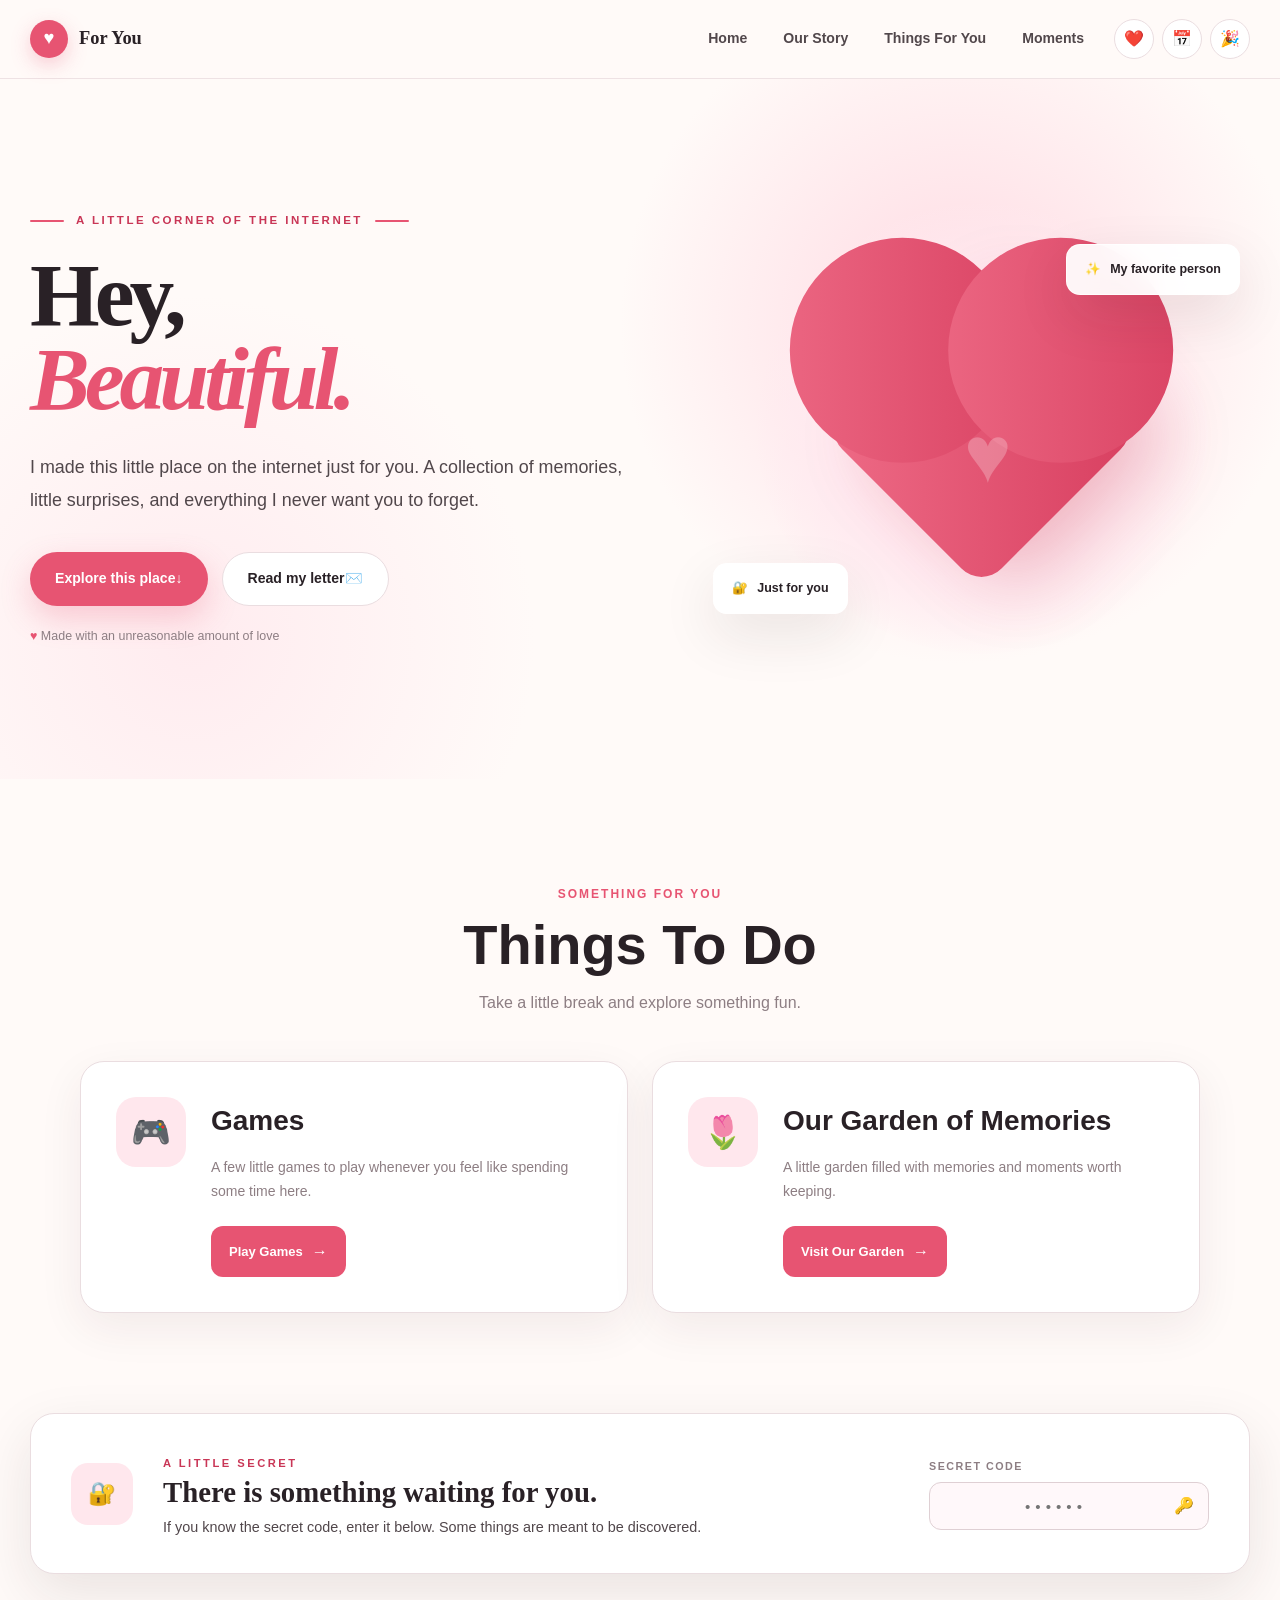
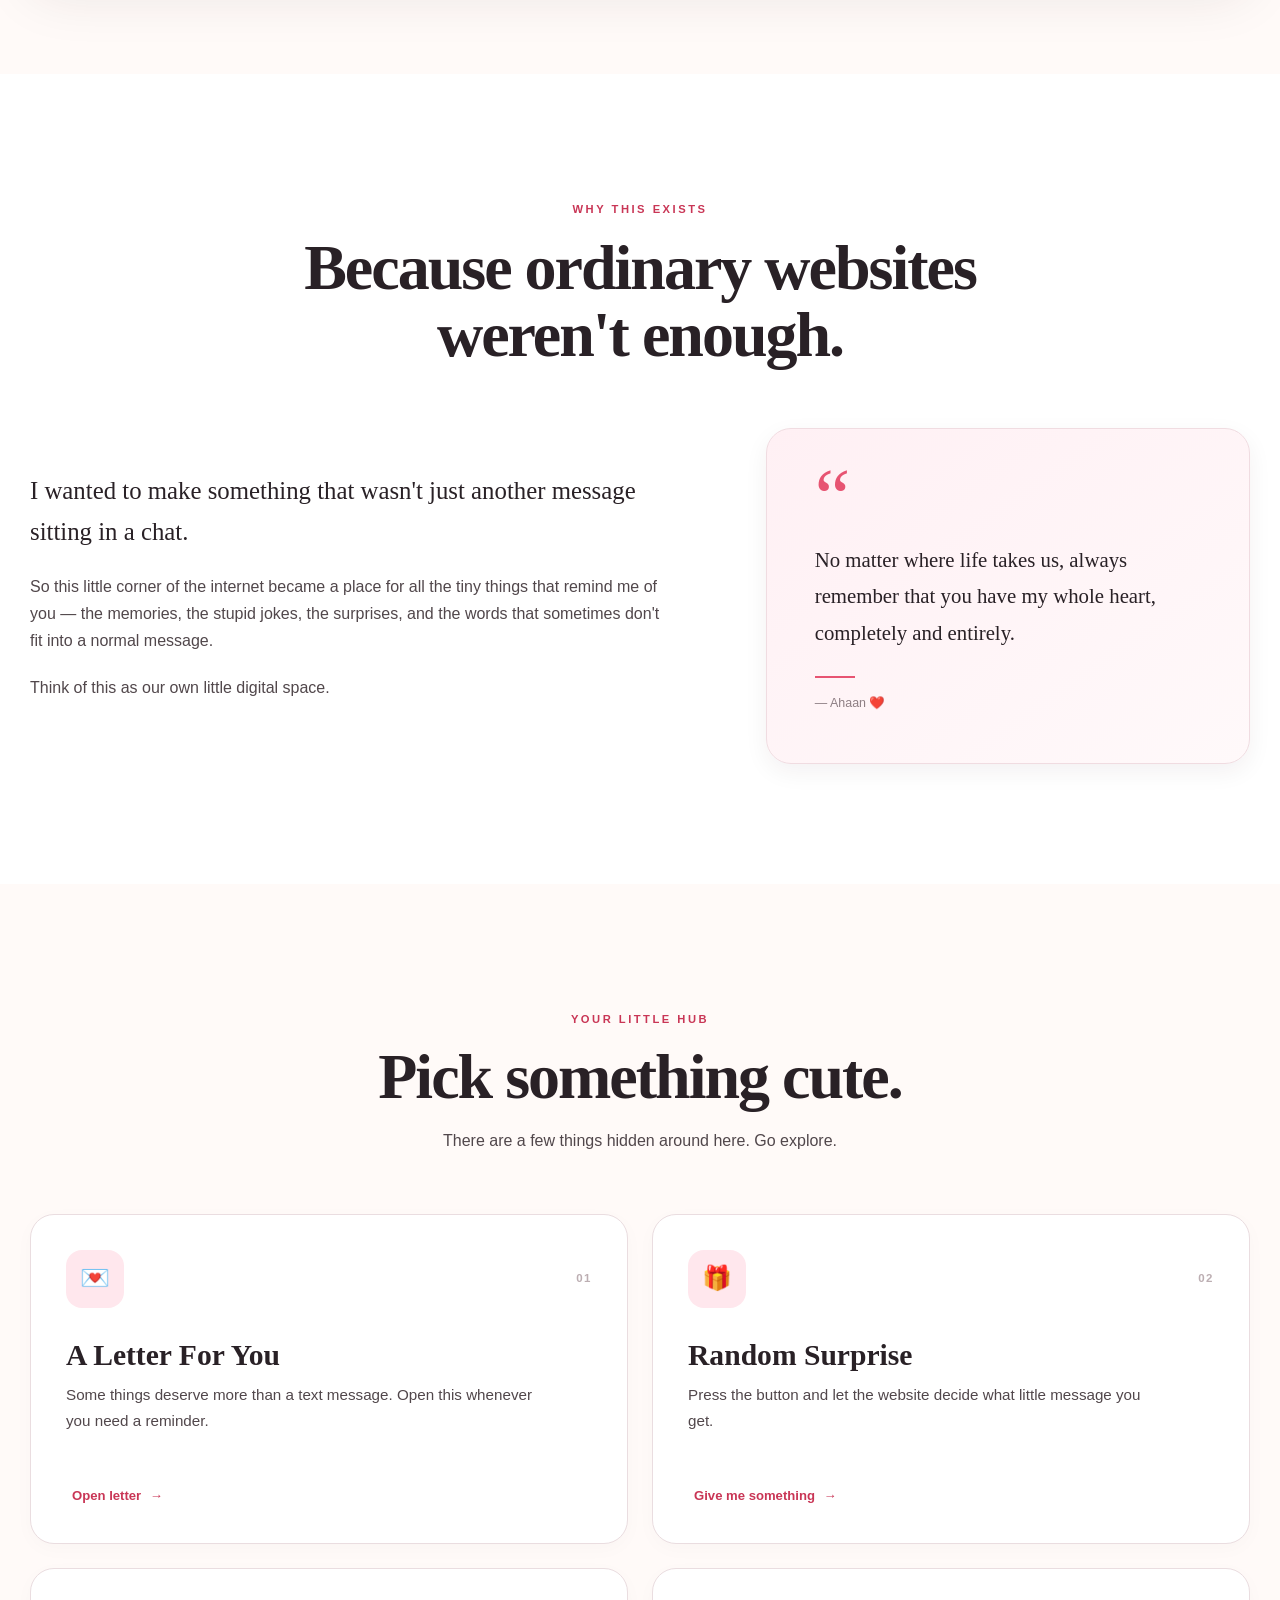
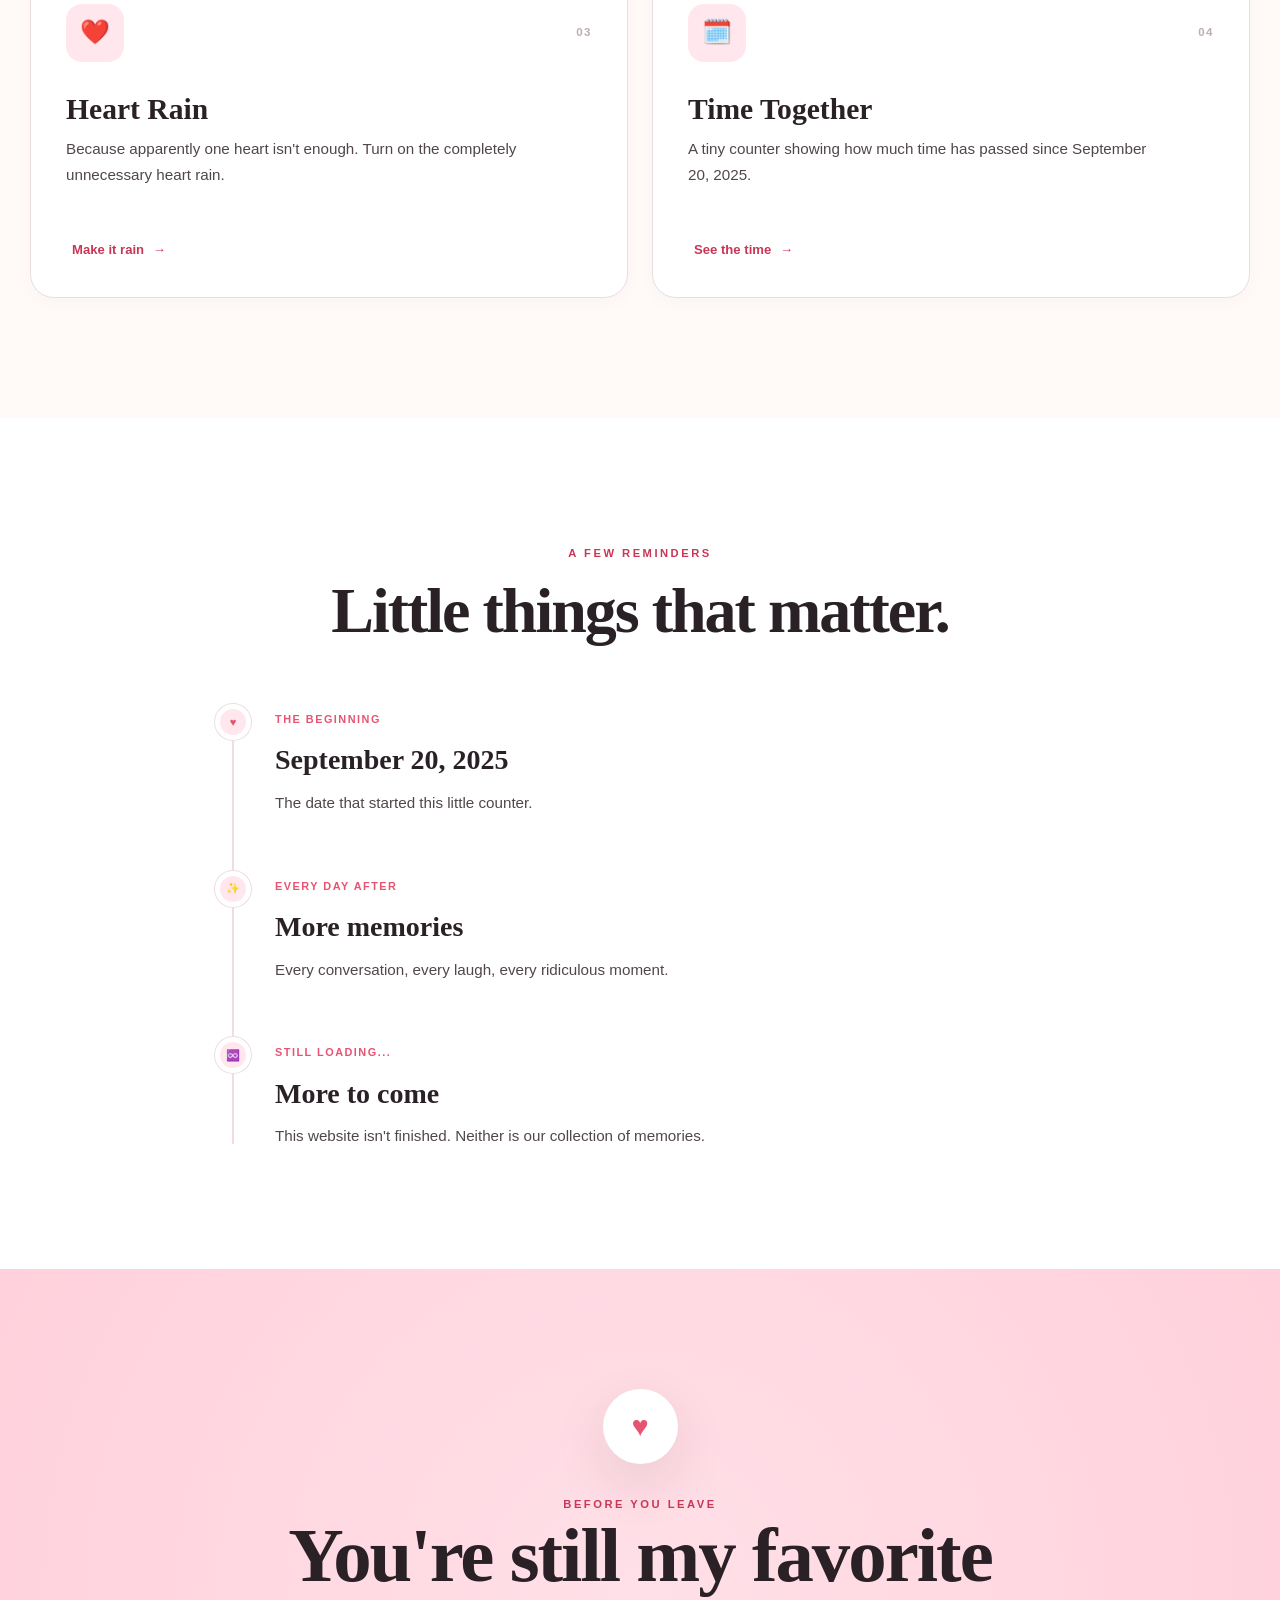
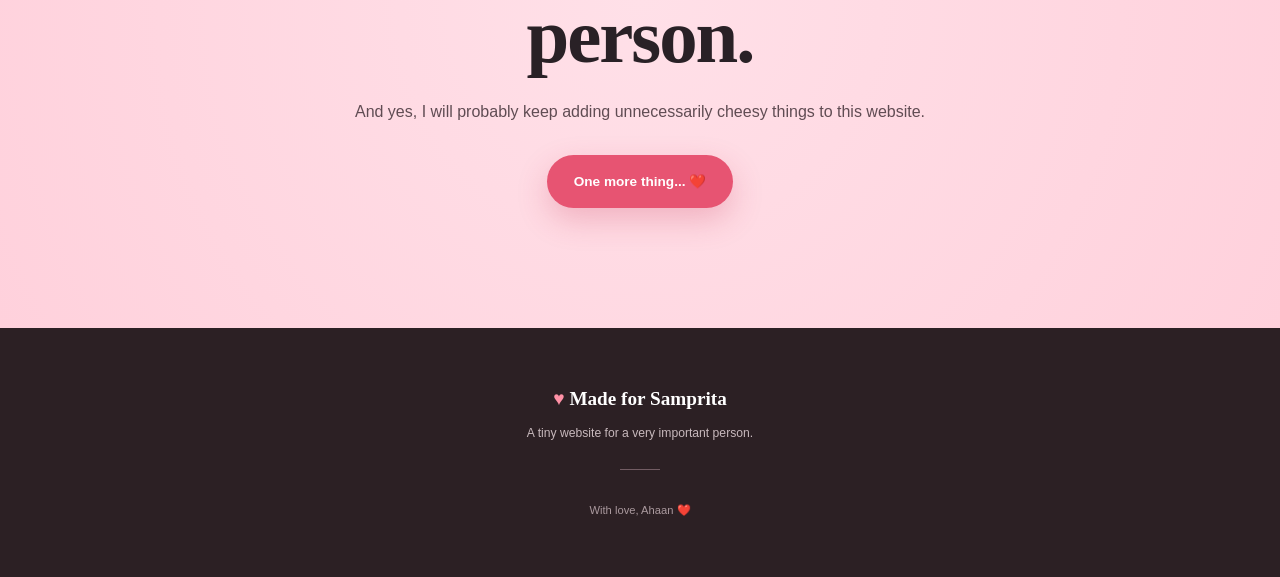
<file: index.html>
<!doctype html>

<html lang="en">
<head>
    <meta charset="UTF-8">
<meta
    name="viewport"
    content="width=device-width, initial-scale=1.0, maximum-scale=1.0, user-scalable=no"
>

<meta name="theme-color" content="#fff5f7">
<meta name="mobile-web-app-capable" content="yes">

<title>For My Favorite Person - Samprita ❤️</title>

<link rel="stylesheet" href="style.css">

</head>

<body>
<!-- =========================================
     NAVIGATION
========================================== -->

<header class="site-header">

    <div class="nav-container">

        <a href="#home" class="brand">
            <span class="brand-heart">♥</span>
            <span>For You</span>
        </a>

        <nav class="main-nav">
            <a href="#home">Home</a>
            <a href="#about">Our Story</a>
            <a href="#features">Things For You</a>
            <a href="#moments">Moments</a>
        </nav>

        <div class="nav-actions">

            <button
                class="nav-icon-btn"
                id="rain-toggle-btn"
                title="Heart Rain"
                aria-label="Heart Rain"
            >
                ❤️
            </button>

            <button
                class="nav-icon-btn"
                id="calendar-btn"
                title="Special Countdown"
                aria-label="Special Countdown"
            >
                📅
            </button>

            <button
                class="nav-icon-btn event-nav-btn"
                id="event-day-btn"
                title="Special Day"
                aria-label="Special Day"
            >
                🎉
            </button>

        </div>

    </div>

</header>


<!-- =========================================
     MAIN HOME PAGE
========================================== -->

<main id="home-screen" class="home-container active">

    <!-- HERO -->

    <section class="hero-section" id="home">

        <div class="hero-container">

            <div class="hero-content">

                <div class="eyebrow">
                    <span></span>
                    A little corner of the internet
                    <span></span>
                </div>

                <h1>
                    Hey,
                    <span>Beautiful.</span>
                </h1>

                <p class="hero-description">
                    I made this little place on the internet just for you.
                    A collection of memories, little surprises, and
                    everything I never want you to forget.
                </p>

                <div class="hero-buttons">

                    <a href="#features" class="primary-btn">
                        Explore this place
                        <span>↓</span>
                    </a>

                    <button class="secondary-btn" id="read-letter-btn">
                        Read my letter
                        <span>✉️</span>
                    </button>

                </div>

                <div class="hero-note">
                    <span>♥</span>
                    Made with an unreasonable amount of love
                </div>

            </div>


            <!-- HERO HEART -->

            <div class="hero-visual">

                <div class="glow-circle"></div>

                <div class="hero-heart">
                    <span>♥</span>
                </div>

                <div class="floating-card card-one">
                    <span>✨</span>
                    My favorite person
                </div>

                <div class="floating-card card-two">
                    <span>🔐</span>
                    Just for you
                </div>

            </div>

        </div>

    </section>

    <!-- Things To Do -->
    <section class="things-section" id="things-to-do">
    
        <div class="things-header">
            <span class="section-kicker">Something for you</span>
    
            <h2>Things To Do</h2>
    
            <p>
                Take a little break and explore something fun.
            </p>
        </div>
    
    
        <div class="things-grid">
    
            <!-- Games -->
            <article class="thing-card">
    
                <div class="thing-icon">
                    🎮
                </div>
    
                <div class="thing-content">
    
                    <h3>Games</h3>
    
                    <p>
                        A few little games to play whenever you feel like
                        spending some time here.
                    </p>
    
                    <a href="games.html" class="thing-button">
                        Play Games
                        <span>→</span>
                    </a>
    
                </div>
    
            </article>
    
        <article class="thing-card" id="special-event-card">
            <div class="thing-icon">🎉</div>
        
            <div class="thing-content">
                <h3>Special Events</h3>
                <p>
                    Special days get their own little surprises.
                    Come back when there's something new to discover.
                </p>
        
                <button
                    class="thing-button thing-event-button"
                    id="open-event-btn"
                    onclick="document.getElementById('event-day-btn').click()"
                >
                    Open Event
                    <span>→</span>
                </button>
            </div>
        </article>

        <article class="thing-card">
            <div class="thing-icon">🌷</div>
        
            <div class="thing-content">
                <h3>Our Garden of Memories</h3>
                <p>
                    A little garden filled with memories and moments worth keeping.
                </p>
        
                <a
                    href="https://jishnucode2.github.io/dateChart/"
                    class="thing-button"
                    target="_blank"
                    rel="noopener noreferrer"
                >
                    Visit Our Garden
                    <span>→</span>
                </a>
            </div>
        </article>
    
        </div>
    
    </section>


    <!-- SECRET ACCESS -->

    <section class="secret-section">

        <div class="section-container">

            <div class="secret-panel">

                <div class="secret-icon">
                    🔐
                </div>

                <div class="secret-content">

                    <span class="section-label">
                        A little secret
                    </span>

                    <h2>
                        There is something
                        <span>waiting for you.</span>
                    </h2>

                    <p>
                        If you know the secret code, enter it below.
                        Some things are meant to be discovered.
                    </p>

                </div>

                <div class="secret-input-area">

                    <label for="secretInput">
                        Secret Code
                    </label>

                    <div class="code-input-wrapper">

                        <input
                            type="password"
                            id="secretInput"
                            class="secret-input"
                            placeholder="••••••"
                            maxlength="6"
                            autocomplete="off"
                        >

                        <span class="lock-icon">🔑</span>

                    </div>

                    <span
                        id="codeFeedback"
                        class="feedback-text"
                    ></span>

                </div>

            </div>

        </div>

    </section>


    <!-- =========================================
         ABOUT / OUR STORY
    ========================================== -->

    <section class="about-section" id="about">

        <div class="section-container">

            <div class="section-heading">

                <span class="section-label">
                    Why this exists
                </span>

                <h2>
                    Because ordinary websites
                    <span>weren't enough.</span>
                </h2>

            </div>


            <div class="about-grid">

                <div class="about-text">

                    <p class="large-text">
                        I wanted to make something that wasn't just
                        another message sitting in a chat.
                    </p>

                    <p>
                        So this little corner of the internet became a
                        place for all the tiny things that remind me of
                        you — the memories, the stupid jokes, the
                        surprises, and the words that sometimes don't
                        fit into a normal message.
                    </p>

                    <p>
                        Think of this as our own little digital space.
                    </p>

                </div>


                <div class="about-card">

                    <div class="quote-mark">“</div>

                    <p>
                        No matter where life takes us, always remember
                        that you have my whole heart, completely and
                        entirely.
                    </p>

                    <div class="quote-line"></div>

                    <span>
                        — Ahaan ❤️
                    </span>

                </div>

            </div>

        </div>

    </section>


    <!-- =========================================
         FEATURES / HUB
    ========================================== -->

    <section class="features-section" id="features">

        <div class="section-container">

            <div class="section-heading centered">

                <span class="section-label">
                    Your little hub
                </span>

                <h2>
                    Pick something
                    <span>cute.</span>
                </h2>

                <p>
                    There are a few things hidden around here.
                    Go explore.
                </p>

            </div>


            <div class="feature-grid">

                <!-- LETTER -->

                <article class="feature-card letter-card">

                    <div class="feature-top">

                        <div class="feature-icon">
                            💌
                        </div>

                        <span class="feature-number">
                            01
                        </span>

                    </div>

                    <h3>
                        A Letter For You
                    </h3>

                    <p>
                        Some things deserve more than a text message.
                        Open this whenever you need a reminder.
                    </p>

                    <button
                        class="feature-link"
                        id="feature-letter-btn"
                        onclick="document.getElementById('read-letter-btn').click()"
                    >
                        Open letter
                        <span>→</span>
                    </button>

                </article>


                <!-- SURPRISE -->

                <article class="feature-card surprise-card">

                    <div class="feature-top">

                        <div class="feature-icon">
                            🎁
                        </div>

                        <span class="feature-number">
                            02
                        </span>

                    </div>

                    <h3>
                        Random Surprise
                    </h3>

                    <p>
                        Press the button and let the website decide
                        what little message you get.
                    </p>

                    <button
                        class="feature-link"
                        id="surprise-btn"
                    >
                        Give me something
                        <span>→</span>
                    </button>

                    <div id="secret-message"></div>

                </article>


                <!-- HEART RAIN -->

                <article class="feature-card rain-card">

                    <div class="feature-top">

                        <div class="feature-icon">
                            ❤️
                        </div>

                        <span class="feature-number">
                            03
                        </span>

                    </div>

                    <h3>
                        Heart Rain
                    </h3>

                    <p>
                        Because apparently one heart isn't enough.
                        Turn on the completely unnecessary heart rain.
                    </p>

                    <button
                        class="feature-link"
                        id="feature-rain-btn"
                        onclick="document.getElementById('rain-toggle-btn').click()"
                    >
                        Make it rain
                        <span>→</span>
                    </button>

                </article>


                <!-- COUNTDOWN -->

                <article class="feature-card time-card">

                    <div class="feature-top">

                        <div class="feature-icon">
                            🗓️
                        </div>

                        <span class="feature-number">
                            04
                        </span>

                    </div>

                    <h3>
                        Time Together
                    </h3>

                    <p>
                        A tiny counter showing how much time has passed
                        since September 20, 2025.
                    </p>

                    <button
                        class="feature-link"
                        id="feature-calendar-btn"
                        onclick="document.getElementById('calendar-btn').click()"
                    >
                        See the time
                        <span>→</span>
                    </button>

                </article>

            </div>

        </div>

    </section>


    <!-- =========================================
         MOMENTS / TIMELINE
    ========================================== -->

    <section class="moments-section" id="moments">

        <div class="section-container">

            <div class="section-heading">

                <span class="section-label">
                    A few reminders
                </span>

                <h2>
                    Little things that
                    <span>matter.</span>
                </h2>

            </div>


            <div class="timeline">

                <div class="timeline-item">

                    <div class="timeline-dot">
                        ♥
                    </div>

                    <div class="timeline-content">

                        <span>
                            The beginning
                        </span>

                        <h3>
                            September 20, 2025
                        </h3>

                        <p>
                            The date that started this little counter.
                        </p>

                    </div>

                </div>


                <div class="timeline-item">

                    <div class="timeline-dot">
                        ✨
                    </div>

                    <div class="timeline-content">

                        <span>
                            Every day after
                        </span>

                        <h3>
                            More memories
                        </h3>

                        <p>
                            Every conversation, every laugh, every
                            ridiculous moment.
                        </p>

                    </div>

                </div>


                <div class="timeline-item">

                    <div class="timeline-dot">
                        ♾️
                    </div>

                    <div class="timeline-content">

                        <span>
                            Still loading...
                        </span>

                        <h3>
                            More to come
                        </h3>

                        <p>
                            This website isn't finished. Neither is
                            our collection of memories.
                        </p>

                    </div>

                </div>

            </div>

        </div>

    </section>


    <!-- =========================================
         FINAL MESSAGE
    ========================================== -->

    <section class="final-section">

        <div class="final-card">

            <div class="final-heart">
                ♥
            </div>

            <span class="section-label">
                Before you leave
            </span>

            <h2>
                You're still my
                <span>favorite person.</span>
            </h2>

            <p>
                And yes, I will probably keep adding unnecessarily
                cheesy things to this website.
            </p>

            <button
                class="final-btn"
                onclick="document.getElementById('read-letter-btn').click()"
            >
                One more thing...
                <span>❤️</span>
            </button>

        </div>

    </section>

</main>


<!-- =========================================
     LETTER SCREEN
========================================== -->

<div
    class="home-container"
    id="letter-screen-wrapper"
>

    <div
        class="container letter-container"
        id="letter-screen"
    >

        <div class="letter-paper">

            <div class="letter-header">
                My Dearest,
            </div>

            <div class="letter-body">

                <p>
                    I love you so much, Samprita. I think I'm the
                    luckiest person in the world to have you as mine.
                    I love you, my cutieepiee babyyy😘😘
                </p>

                <p>
                    U r my sunshine, my anxiety relief, my love, my
                    world. I can't live without you with me. You are
                    my everything, Miss Dey.
                </p>

                <p>
                    No matter where life takes us, always remember
                    that you have my whole heart, completely and
                    entirely.
                </p>

            </div>

            <div class="letter-footer">

                Forever & always,<br>

                <strong>
                    Your Ahaan ❤️
                </strong>

            </div>

        </div>

        <button
            class="btn btn-back"
            id="back-to-home-btn"
        >
            ← Go Back
        </button>

    </div>

</div>


<!-- =========================================
     HEART RAIN SCREEN
========================================== -->

<div
    class="rain-container"
    id="rain-screen"
>

    <div class="rain-overlay">

        <span class="rain-small-label">
            FOR YOU
        </span>

        <h1>
            Falling for you...
        </h1>

        <p>
            Every single day.
        </p>

        <button
            class="btn btn-back"
            id="stop-rain-btn"
        >
            Stop the rain
        </button>

    </div>

</div>


<!-- =========================================
     COUNTDOWN MODAL
========================================== -->

<div
    class="modal-overlay"
    id="countdown-modal"
>

    <div class="modal-content">

        <button
            class="close-modal-btn"
            id="close-modal-btn"
        >
            ✕
        </button>

        <div class="modal-heart">
            💝
        </div>

        <span class="section-label">
            Our little counter
        </span>

        <h2 id="countdown-title">
            Time Since Sept 20, 2025
        </h2>

        <div class="countdown-grid">

            <div class="countdown-box">
                <span id="days">00</span>
                <p>Days</p>
            </div>

            <div class="countdown-box">
                <span id="hours">00</span>
                <p>Hours</p>
            </div>

            <div class="countdown-box">
                <span id="minutes">00</span>
                <p>Mins</p>
            </div>

            <div class="countdown-box">
                <span id="seconds">00</span>
                <p>Secs</p>
            </div>

        </div>

    </div>

</div>


<footer class="site-footer">

    <div class="footer-content">

        <div class="footer-brand">
            <span>♥</span>
            Made for Samprita
        </div>

        <p>
            A tiny website for a very important person.
        </p>

        <div class="footer-line"></div>

        <span class="footer-bottom">
            With love, Ahaan ❤️
        </span>

    </div>

</footer>


<!-- Your existing JavaScript -->
<script src="script.js"></script>


<!-- SECRET CODE -->

<script>

    const SECRET_CODE = "901371";

    const TARGET_HREF =
        "https://jishnucode2.github.io/test/";

    const secretInput =
        document.getElementById("secretInput");

    const codeFeedback =
        document.getElementById("codeFeedback");


    if (secretInput) {

        secretInput.addEventListener("input", (e) => {

            const value =
                e.target.value.trim();


            if (value.length === SECRET_CODE.length) {

                if (value === SECRET_CODE) {

                    codeFeedback.innerText =
                        "Unlocked! ✨ Redirecting...";

                    codeFeedback.className =
                        "feedback-text correct";

                    secretInput.blur();


                    setTimeout(() => {

                        window.location.href =
                            TARGET_HREF;

                    }, 500);


                } else {

                    codeFeedback.innerText =
                        "Wrong code!";

                    codeFeedback.className =
                        "feedback-text incorrect";


                    secretInput.style.transform =
                        "translateX(4px)";

                    setTimeout(() => {

                        secretInput.style.transform =
                            "translateX(-4px)";

                    }, 50);


                    setTimeout(() => {

                        secretInput.style.transform =
                            "translateX(0)";

                    }, 100);

                }

            } else {

                codeFeedback.innerText = "";

            }

        });

    }

</script>

</body>
</html>
</file>
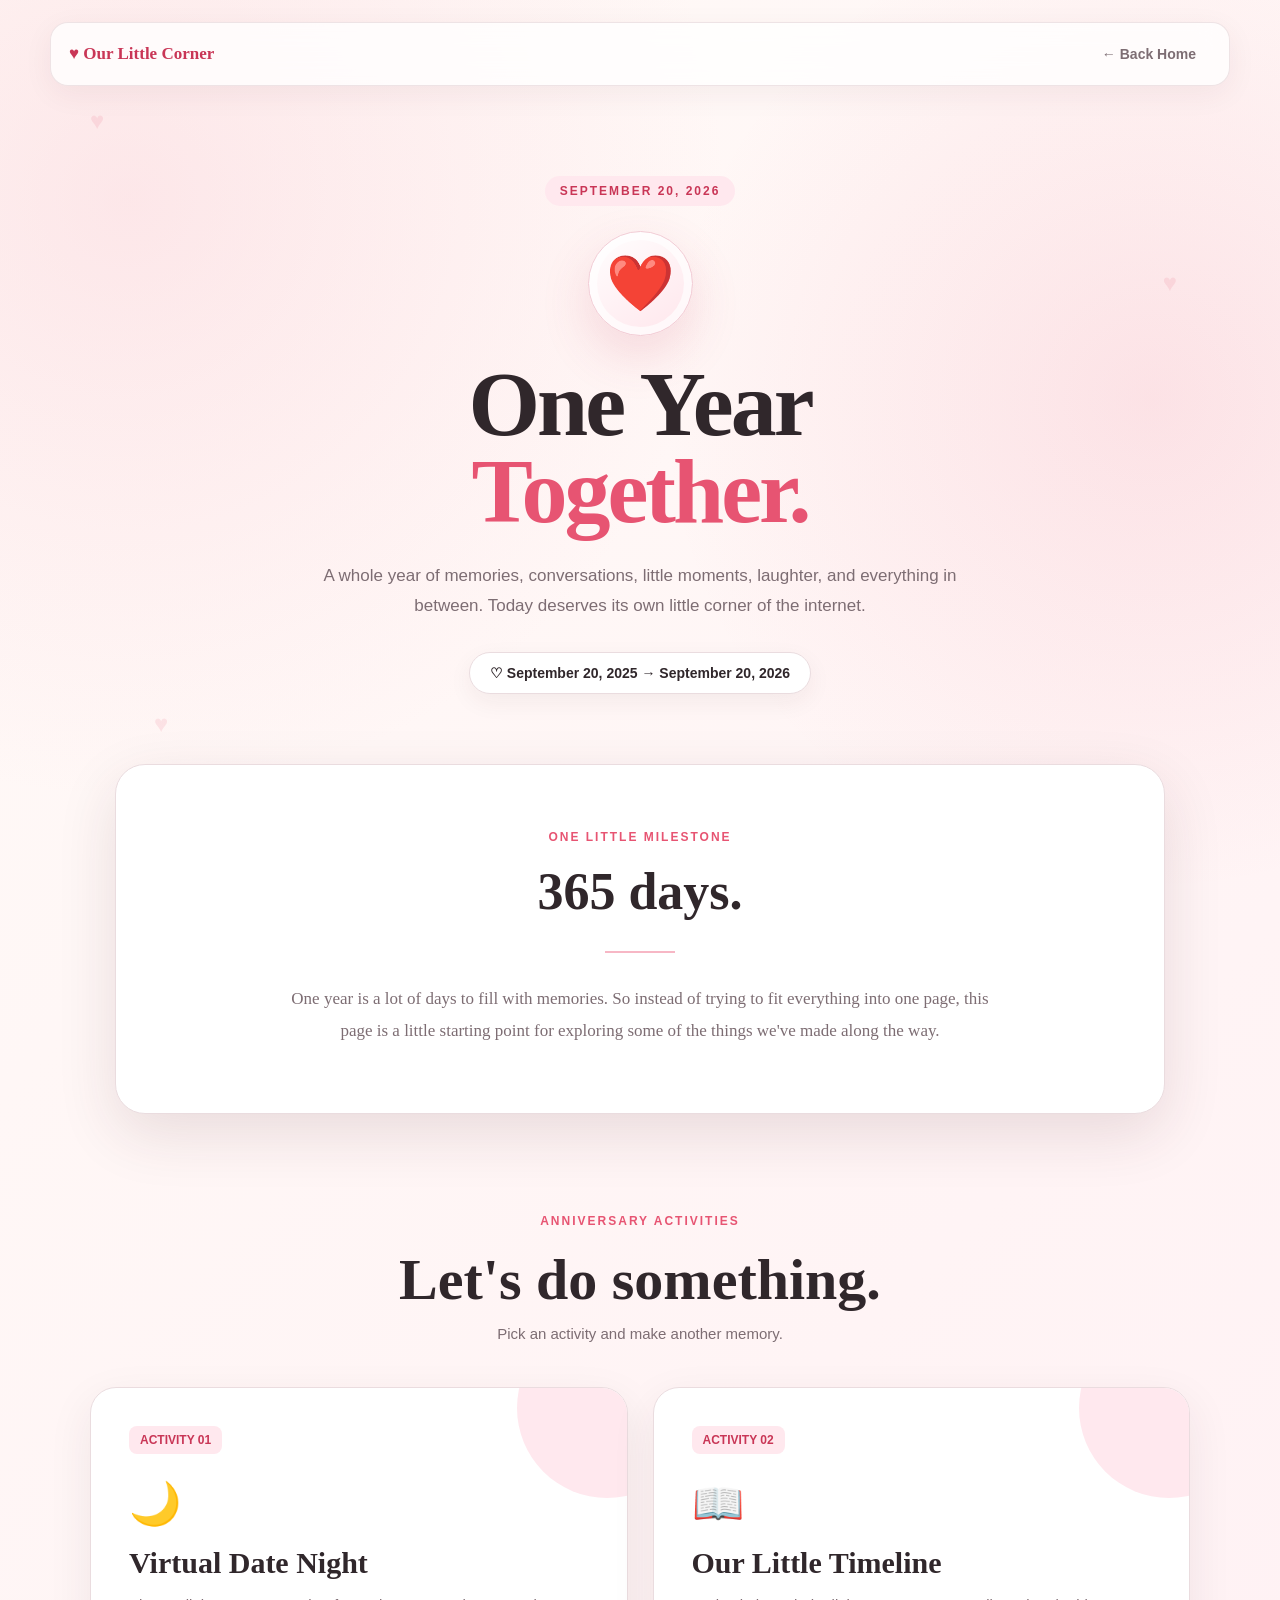
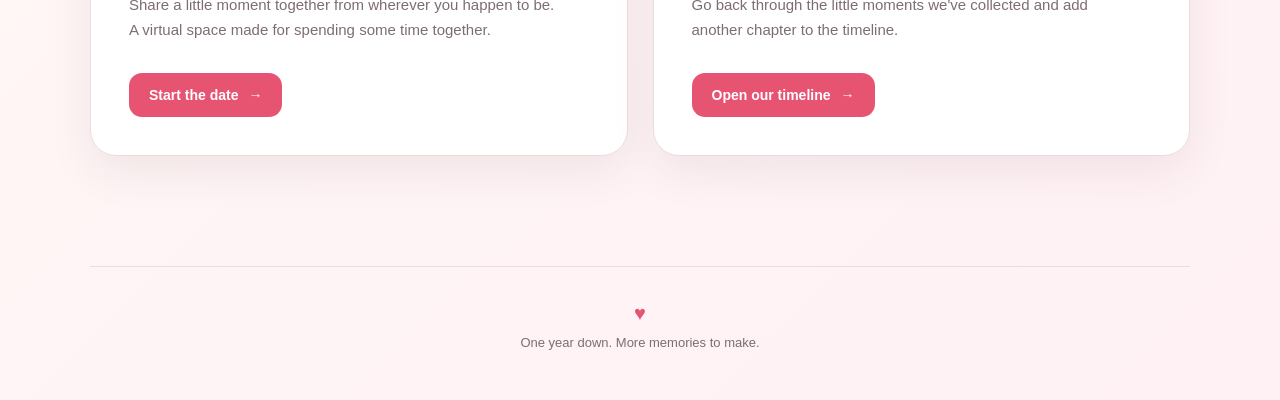
<file: anniversary.html>
<!DOCTYPE html>
<html lang="en">
<head>
  <meta charset="UTF-8">

  <meta name="viewport" content="width=device-width, initial-scale=1.0">

  <title>Our First Anniversary ❤️</title>

  <style>
    :root {
      --pink: #e75472;
      --pink-dark: #c93656;
      --pink-light: #ffe8ee;
      --rose: #f7b7c5;
      --cream: #fffaf7;
      --white: #ffffff;
      --text: #30272b;
      --muted: #7d6d73;
      --border: #eadcdf;
      --shadow: 0 20px 60px rgba(72, 34, 45, 0.12);
    }

    * {
      box-sizing: border-box;
      margin: 0;
      padding: 0;
    }

    html {
      scroll-behavior: smooth;
    }

    body {
      min-height: 100vh;
      font-family: Georgia, "Times New Roman", serif;
      color: var(--text);
      background:
        radial-gradient(circle at 10% 10%, rgba(247, 183, 197, 0.28), transparent 28%),
        radial-gradient(circle at 90% 20%, rgba(231, 84, 114, 0.12), transparent 25%),
        linear-gradient(135deg, #fffaf7, #fff1f4);
      overflow-x: hidden;
    }

    /* ---------------- FLOATING HEARTS ---------------- */

    .background-heart {
      position: fixed;
      pointer-events: none;
      opacity: 0.12;
      color: var(--pink);
      font-size: 24px;
      animation: float 7s ease-in-out infinite;
      z-index: 0;
    }

    .heart-1 {
      top: 12%;
      left: 7%;
    }

    .heart-2 {
      top: 30%;
      right: 8%;
      animation-delay: 1.5s;
    }

    .heart-3 {
      bottom: 18%;
      left: 12%;
      animation-delay: 3s;
    }

    .heart-4 {
      bottom: 8%;
      right: 15%;
      animation-delay: 4s;
    }

    @keyframes float {
      0%, 100% {
        transform: translateY(0) rotate(-8deg);
      }

      50% {
        transform: translateY(-20px) rotate(8deg);
      }
    }

    /* ---------------- NAV ---------------- */

    .topbar {
      position: relative;
      z-index: 10;
      width: min(1180px, calc(100% - 40px));
      margin: 22px auto 0;

      display: flex;
      align-items: center;
      justify-content: space-between;

      padding: 14px 18px;

      background: rgba(255, 255, 255, 0.78);
      backdrop-filter: blur(14px);

      border: 1px solid rgba(234, 220, 223, 0.8);
      border-radius: 18px;

      box-shadow: 0 8px 30px rgba(80, 40, 50, 0.06);
    }

    .brand {
      color: var(--pink-dark);
      font-size: 17px;
      font-weight: bold;
      text-decoration: none;
    }

    .home-link {
      text-decoration: none;
      color: var(--muted);
      font-family: Arial, sans-serif;
      font-size: 14px;
      font-weight: 600;

      padding: 9px 15px;
      border-radius: 12px;

      transition: 0.2s ease;
    }

    .home-link:hover {
      background: var(--pink-light);
      color: var(--pink-dark);
    }

    /* ---------------- HERO ---------------- */

    .hero {
      position: relative;
      z-index: 1;

      width: min(1000px, calc(100% - 40px));
      margin: 0 auto;

      min-height: 72vh;

      display: flex;
      align-items: center;
      justify-content: center;

      text-align: center;
      padding: 90px 20px 70px;
    }

    .hero-content {
      max-width: 850px;
    }

    .eyebrow {
      display: inline-block;

      padding: 8px 15px;
      margin-bottom: 25px;

      border-radius: 999px;

      background: var(--pink-light);
      color: var(--pink-dark);

      font-family: Arial, sans-serif;
      font-size: 12px;
      font-weight: 700;
      letter-spacing: 2px;
      text-transform: uppercase;
    }

    .hero-heart {
      width: 105px;
      height: 105px;

      margin: 0 auto 25px;

      display: flex;
      align-items: center;
      justify-content: center;

      font-size: 55px;

      background: linear-gradient(
        145deg,
        #fff,
        #ffe5eb
      );

      border: 1px solid #f1cbd4;
      border-radius: 50%;

      box-shadow:
        0 20px 50px rgba(199, 65, 91, 0.16),
        inset 0 0 0 8px rgba(255, 255, 255, 0.7);

      animation: heartbeat 2.4s ease-in-out infinite;
    }

    @keyframes heartbeat {
      0%, 100% {
        transform: scale(1);
      }

      50% {
        transform: scale(1.05);
      }
    }

    h1 {
      font-size: clamp(52px, 9vw, 92px);
      line-height: 0.95;
      letter-spacing: -3px;
      margin-bottom: 25px;
    }

    h1 span {
      display: block;
      color: var(--pink);
    }

    .hero-description {
      max-width: 650px;
      margin: 0 auto;

      color: var(--muted);

      font-family: Arial, sans-serif;
      font-size: 17px;
      line-height: 1.8;
    }

    .date-pill {
      display: inline-flex;
      align-items: center;
      gap: 9px;

      margin-top: 30px;

      padding: 12px 20px;

      background: white;
      border: 1px solid var(--border);
      border-radius: 999px;

      color: var(--text);

      font-family: Arial, sans-serif;
      font-size: 14px;
      font-weight: 600;

      box-shadow: 0 8px 25px rgba(60, 30, 40, 0.06);
    }

    /* ---------------- ANNIVERSARY MESSAGE ---------------- */

    .message-section {
      position: relative;
      z-index: 1;

      width: min(1050px, calc(100% - 40px));
      margin: 0 auto 100px;
    }

    .message-card {
      position: relative;

      padding: 65px clamp(30px, 7vw, 90px);

      background: white;

      border: 1px solid var(--border);
      border-radius: 30px;

      box-shadow: var(--shadow);

      text-align: center;
    }

    .section-label {
      color: var(--pink);
      font-family: Arial, sans-serif;
      font-size: 12px;
      font-weight: 800;
      letter-spacing: 2px;
      text-transform: uppercase;
      margin-bottom: 18px;
    }

    .message-card h2 {
      font-size: clamp(32px, 5vw, 52px);
      margin-bottom: 25px;
    }

    .message-card p {
      max-width: 700px;
      margin: 0 auto;

      color: var(--muted);

      font-size: 17px;
      line-height: 1.9;
    }

    .divider {
      width: 70px;
      height: 2px;
      background: var(--rose);
      margin: 30px auto;
    }

    /* ---------------- ACTIVITIES ---------------- */

    .activities {
      position: relative;
      z-index: 1;

      width: min(1100px, calc(100% - 40px));
      margin: 0 auto 110px;
    }

    .activities-heading {
      text-align: center;
      margin-bottom: 45px;
    }

    .activities-heading h2 {
      font-size: clamp(36px, 6vw, 58px);
      margin-bottom: 12px;
    }

    .activities-heading p {
      color: var(--muted);
      font-family: Arial, sans-serif;
      font-size: 15px;
    }

    .activity-grid {
      display: grid;
      grid-template-columns: repeat(2, 1fr);
      gap: 25px;
    }

    .activity-card {
      position: relative;

      min-height: 330px;

      display: flex;
      flex-direction: column;
      justify-content: space-between;

      padding: 38px;

      background: white;
      border: 1px solid var(--border);
      border-radius: 26px;

      box-shadow: 0 15px 45px rgba(70, 35, 45, 0.08);

      overflow: hidden;

      transition:
        transform 0.25s ease,
        box-shadow 0.25s ease;
    }

    .activity-card::after {
      content: "";

      position: absolute;
      width: 180px;
      height: 180px;

      right: -70px;
      top: -70px;

      border-radius: 50%;

      background: var(--pink-light);

      z-index: 0;
    }

    .activity-card:hover {
      transform: translateY(-7px);
      box-shadow: 0 25px 55px rgba(70, 35, 45, 0.13);
    }

    .activity-content {
      position: relative;
      z-index: 1;
    }

    .activity-number {
      display: inline-block;

      margin-bottom: 25px;

      font-family: Arial, sans-serif;
      font-size: 12px;
      font-weight: bold;

      color: var(--pink-dark);
      background: var(--pink-light);

      padding: 7px 11px;
      border-radius: 8px;
    }

    .activity-icon {
      font-size: 42px;
      margin-bottom: 18px;
    }

    .activity-card h3 {
      font-size: 30px;
      margin-bottom: 12px;
    }

    .activity-card p {
      max-width: 430px;

      color: var(--muted);

      font-family: Arial, sans-serif;
      font-size: 15px;
      line-height: 1.7;
    }

    .activity-button {
      position: relative;
      z-index: 2;

      display: inline-flex;
      align-items: center;
      justify-content: center;
      gap: 10px;

      width: fit-content;

      margin-top: 30px;

      padding: 14px 20px;

      background: var(--pink);
      color: white;

      border-radius: 13px;

      text-decoration: none;

      font-family: Arial, sans-serif;
      font-size: 14px;
      font-weight: 700;

      transition:
        background 0.2s ease,
        transform 0.2s ease;
    }

    .activity-button:hover {
      background: var(--pink-dark);
      transform: translateY(-2px);
    }

    /* ---------------- FOOTER ---------------- */

    footer {
      position: relative;
      z-index: 1;

      width: min(1100px, calc(100% - 40px));
      margin: 0 auto;

      padding: 35px 0 50px;

      border-top: 1px solid var(--border);

      text-align: center;

      color: var(--muted);

      font-family: Arial, sans-serif;
      font-size: 13px;
    }

    .footer-heart {
      color: var(--pink);
      font-size: 20px;
      margin-bottom: 10px;
    }

    /* ---------------- MOBILE ---------------- */

    @media (max-width: 750px) {

      .topbar {
        width: calc(100% - 24px);
        margin-top: 12px;
      }

      .hero {
        min-height: auto;
        padding-top: 75px;
        padding-bottom: 65px;
      }

      .hero-heart {
        width: 85px;
        height: 85px;
        font-size: 43px;
      }

      h1 {
        letter-spacing: -2px;
      }

      .hero-description {
        font-size: 15px;
      }

      .message-card {
        padding: 45px 25px;
      }

      .activity-grid {
        grid-template-columns: 1fr;
      }

      .activity-card {
        min-height: 310px;
        padding: 30px;
      }

      .activities,
      .message-section {
        width: calc(100% - 24px);
      }

      .activity-card h3 {
        font-size: 27px;
      }
    }

    @media (max-width: 430px) {

      .brand {
        font-size: 14px;
      }

      .home-link {
        font-size: 12px;
        padding: 8px 11px;
      }

      .hero {
        padding-left: 8px;
        padding-right: 8px;
      }

      .hero-description {
        font-size: 14px;
      }

      .message-card {
        border-radius: 22px;
      }

      .activity-card {
        border-radius: 21px;
      }
    }
  </style>
</head>

<body>

  <!-- Decorative background hearts -->
  <div class="background-heart heart-1">♥</div>
  <div class="background-heart heart-2">♥</div>
  <div class="background-heart heart-3">♥</div>
  <div class="background-heart heart-4">♥</div>


  <!-- Navigation -->
  <nav class="topbar">

    <a href="index.html" class="brand">
      ♥ Our Little Corner
    </a>

    <a href="index.html" class="home-link">
      ← Back Home
    </a>

  </nav>


  <!-- Hero -->
  <main>

    <section class="hero">

      <div class="hero-content">

        <div class="eyebrow">
          September 20, 2026
        </div>

        <div class="hero-heart">
          ❤️
        </div>

        <h1>
          One Year
          <span>Together.</span>
        </h1>

        <p class="hero-description">
          A whole year of memories, conversations, little moments,
          laughter, and everything in between.
          Today deserves its own little corner of the internet.
        </p>

        <div class="date-pill">
          ♡ September 20, 2025 → September 20, 2026
        </div>

      </div>

    </section>


    <!-- Anniversary message -->

    <section class="message-section">

      <div class="message-card">

        <div class="section-label">
          One little milestone
        </div>

        <h2>
          365 days.
        </h2>

        <div class="divider"></div>

        <p>
          One year is a lot of days to fill with memories.
          So instead of trying to fit everything into one page,
          this page is a little starting point for exploring
          some of the things we've made along the way.
        </p>

      </div>

    </section>


    <!-- Activities -->

    <section class="activities">

      <div class="activities-heading">

        <div class="section-label">
          Anniversary activities
        </div>

        <h2>
          Let's do something.
        </h2>

        <p>
          Pick an activity and make another memory.
        </p>

      </div>


      <div class="activity-grid">


        <!-- Virtual Date -->

        <article class="activity-card">

          <div class="activity-content">

            <div class="activity-number">
              ACTIVITY 01
            </div>

            <div class="activity-icon">
              🌙
            </div>

            <h3>
              Virtual Date Night
            </h3>

            <p>
              Share a little moment together from wherever
              you happen to be. A virtual space made for
              spending some time together.
            </p>

          </div>

          <a
            href="https://date-heart-sync.lovable.app/"
            target="_blank"
            rel="noopener noreferrer"
            class="activity-button"
          >
            Start the date
            <span>→</span>
          </a>

        </article>


        <!-- Timeline -->

        <article class="activity-card">

          <div class="activity-content">

            <div class="activity-number">
              ACTIVITY 02
            </div>

            <div class="activity-icon">
              📖
            </div>

            <h3>
              Our Little Timeline
            </h3>

            <p>
              Go back through the little moments we've
              collected and add another chapter to the
              timeline.
            </p>

          </div>

          <a
            href="https://yours-truly.likesyou.org/?i=1"
            target="_blank"
            rel="noopener noreferrer"
            class="activity-button"
          >
            Open our timeline
            <span>→</span>
          </a>

        </article>


      </div>

    </section>

  </main>


  <!-- Footer -->

  <footer>

    <div class="footer-heart">
      ♥
    </div>

    <p>
      One year down. More memories to make.
    </p>

  </footer>


</body>
</html>
</file>
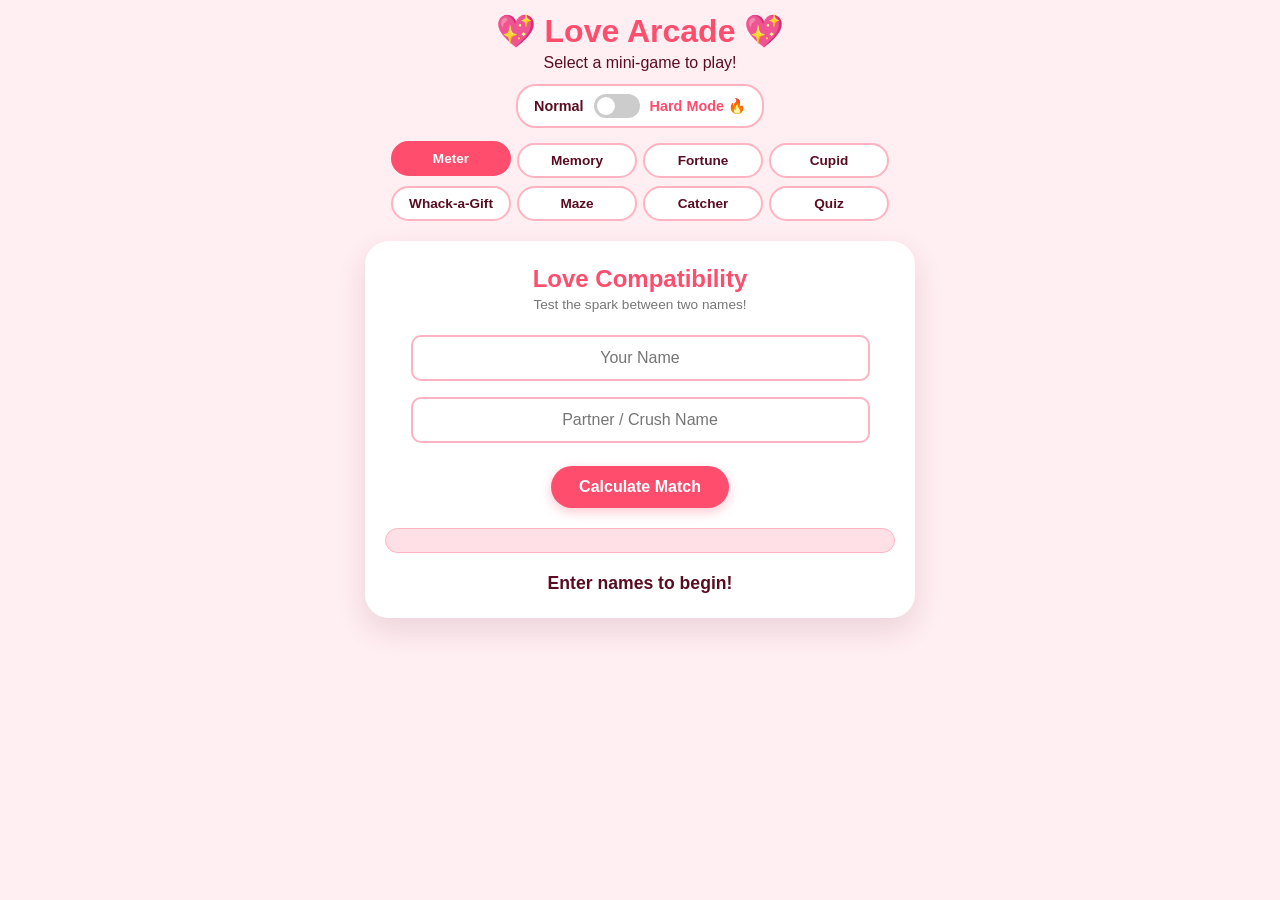
<file: games.html>
<!doctype html>
<html lang="en">
  <head>
    <meta charset="UTF-8" />
    <meta
      name="viewport"
      content="width=device-width, initial-scale=1.0, maximum-scale=1.0, user-scalable=no"
    />
    <title>Love Arcade - 8 Mini Games</title>
    <style>
      :root {
        --bg-color: #ffeef2;
        --card-bg: #ffffff;
        --primary: #ff4d6d;
        --primary-hover: #ff758f;
        --text-color: #590d22;
        --accent: #ffb3c1;
        --dark-pink: #c9184a;
        --hole-bg: #ffe0e6;
        --heart-bg: rgba(0, 150, 255, 0.25);
        --maze-wall: #590d22;
        --maze-path: #ffffff;
      }

      body.dark-theme {
        --bg-color: #1b0b2e;
        --card-bg: #2a1245;
        --primary: #b5179e;
        --primary-hover: #d800a6;
        --text-color: #f72585;
        --accent: #7209b7;
        --dark-pink: #480ca8;
        --hole-bg: #3a0ca3;
        --heart-bg: rgba(181, 23, 158, 0.35);
        --maze-wall: #f72585;
        --maze-path: #180829;
      }

      * {
        box-sizing: border-box;
        margin: 0;
        padding: 0;
        font-family:
          "Segoe UI",
          -apple-system,
          BlinkMacSystemFont,
          Roboto,
          sans-serif;
        transition:
          background-color 0.4s ease,
          color 0.4s ease;
        -webkit-tap-highlight-color: transparent;
      }

      body {
        background-color: var(--bg-color);
        color: var(--text-color);
        display: flex;
        flex-direction: column;
        align-items: center;
        padding: 12px;
        min-height: 100vh;
        position: relative;
        overflow-x: hidden;
      }

      .heart-bg-container {
        position: fixed;
        top: 0;
        left: 0;
        width: 100vw;
        height: 100vh;
        pointer-events: none;
        z-index: 0;
        overflow: hidden;
      }

      .floating-heart {
        position: absolute;
        top: 100vh;
        opacity: 0;
        color: var(--heart-bg);
        font-size: 1.8rem;
        user-select: none;
        animation: floatUp 8s linear infinite;
      }

      @keyframes floatUp {
        0% {
          transform: translateY(0) scale(0.8) rotate(0deg);
          opacity: 0;
        }
        15% {
          opacity: 0.8;
        }
        85% {
          opacity: 0.8;
        }
        100% {
          transform: translateY(-115vh) scale(1.2) rotate(360deg);
          opacity: 0;
        }
      }

      header {
        text-align: center;
        margin-bottom: 12px;
        z-index: 1;
      }

      header h1 {
        font-size: 2rem;
        color: var(--primary);
        margin-bottom: 4px;
      }

      .mode-container {
        display: flex;
        align-items: center;
        gap: 10px;
        margin-bottom: 15px;
        background: var(--card-bg);
        padding: 8px 16px;
        border-radius: 20px;
        border: 2px solid var(--accent);
        font-weight: bold;
        font-size: 0.9rem;
        z-index: 1;
      }

      .switch {
        position: relative;
        display: inline-block;
        width: 46px;
        height: 24px;
      }

      .switch input {
        opacity: 0;
        width: 0;
        height: 0;
      }

      .slider {
        position: absolute;
        cursor: pointer;
        top: 0;
        left: 0;
        right: 0;
        bottom: 0;
        background-color: #ccc;
        transition: 0.4s;
        border-radius: 24px;
      }

      .slider:before {
        position: absolute;
        content: "";
        height: 18px;
        width: 18px;
        left: 3px;
        bottom: 3px;
        background-color: white;
        transition: 0.4s;
        border-radius: 50%;
      }

      input:checked + .slider {
        background-color: var(--primary);
      }
      input:checked + .slider:before {
        transform: translateX(22px);
      }

      .nav-tabs {
        display: flex;
        flex-direction: column;
        gap: 8px;
        align-items: center;
        margin-bottom: 20px;
        z-index: 1;
        width: 100%;
        max-width: 550px;
      }

      .nav-row {
        display: flex;
        flex-wrap: wrap;
        gap: 6px;
        justify-content: center;
        width: 100%;
      }

      .tab-btn {
        background-color: var(--card-bg);
        border: 2px solid var(--accent);
        color: var(--text-color);
        padding: 8px 12px;
        border-radius: 20px;
        cursor: pointer;
        font-weight: bold;
        transition: all 0.2s ease;
        font-size: 0.85rem;
        flex: 1 1 auto;
        max-width: 120px;
        text-align: center;
      }

      .tab-btn:hover,
      .tab-btn.active {
        background-color: var(--primary);
        color: white;
        border-color: var(--primary);
        transform: translateY(-2px);
      }

      .game-card {
        background-color: var(--card-bg);
        width: 100%;
        max-width: 550px;
        border-radius: 24px;
        padding: 24px 20px;
        box-shadow: 0 12px 30px rgba(89, 13, 34, 0.12);
        display: none;
        flex-direction: column;
        align-items: center;
        text-align: center;
        position: relative;
        z-index: 1;
      }

      .game-card#game-6 {
        background: linear-gradient(145deg, #fff5f7 0%, #fbe8ee 100%);
        border: 3px solid #ffccd5;
        box-shadow: 0 15px 35px rgba(255, 77, 109, 0.18);
      }

      .game-card#game-6 h2 {
        color: #a4133c;
        font-size: 1.6rem;
      }

      .game-card#game-6 .game-subtitle {
        color: #800f2f;
        font-weight: 600;
      }

      .game-card.active {
        display: flex;
      }
      .game-card h2 {
        color: var(--primary);
        font-size: 1.5rem;
        margin-bottom: 4px;
      }
      .game-subtitle {
        font-size: 0.85rem;
        color: #777;
        margin-bottom: 15px;
      }

      input[type="text"] {
        width: 90%;
        padding: 12px 15px;
        margin: 8px 0;
        border: 2px solid var(--accent);
        border-radius: 10px;
        outline: none;
        font-size: 1rem;
        text-align: center;
        background-color: var(--card-bg);
        color: var(--text-color);
      }

      button.action-btn {
        background-color: var(--primary);
        color: white;
        border: none;
        padding: 12px 28px;
        font-size: 1rem;
        font-weight: bold;
        border-radius: 25px;
        cursor: pointer;
        margin-top: 15px;
        transition: all 0.2s;
        touch-action: manipulation;
        box-shadow: 0 4px 12px rgba(255, 77, 109, 0.3);
      }

      button.action-btn:hover {
        background-color: var(--primary-hover);
        transform: translateY(-2px);
        box-shadow: 0 6px 16px rgba(255, 77, 109, 0.4);
      }

      .game-card#game-6 button.action-btn {
        background: linear-gradient(135deg, #ff4d6d 0%, #c9184a 100%);
        color: white;
        border: none;
        box-shadow: 0 6px 15px rgba(201, 24, 74, 0.35);
      }

      .game-card#game-6 button.action-btn:hover {
        transform: translateY(-2px) scale(1.02);
        box-shadow: 0 8px 20px rgba(201, 24, 74, 0.45);
      }

      .meter-bar {
        width: 100%;
        height: 25px;
        background-color: var(--hole-bg);
        border-radius: 15px;
        overflow: hidden;
        margin: 20px 0;
        border: 1px solid var(--accent);
      }

      .meter-fill {
        height: 100%;
        width: 0%;
        background: linear-gradient(90deg, var(--accent), var(--primary));
        transition: width 1s ease-in-out;
      }

      .grid-memory {
        display: grid;
        grid-template-columns: repeat(4, 1fr);
        gap: 8px;
        width: 100%;
        margin-top: 10px;
      }

      .grid-memory.hard-grid {
        grid-template-columns: repeat(6, 1fr);
        gap: 5px;
      }

      .card-mem {
        aspect-ratio: 1;
        background-color: var(--accent);
        border-radius: 8px;
        display: flex;
        align-items: center;
        justify-content: center;
        font-size: 1.6rem;
        cursor: pointer;
        user-select: none;
        transition: transform 0.3s;
        color: #fff;
        touch-action: manipulation;
      }

      .grid-memory.hard-grid .card-mem {
        font-size: 1.2rem;
      }
      .card-mem.flipped {
        background-color: var(--hole-bg);
        transform: rotateY(180deg);
      }

      .cookie-img {
        font-size: 4.5rem;
        cursor: pointer;
        transition: transform 0.2s;
        user-select: none;
        display: inline-block;
        touch-action: manipulation;
      }

      .cookie-img:hover:not(.disabled) {
        transform: scale(1.1) rotate(5deg);
      }
      .cookie-img.disabled {
        cursor: default;
        opacity: 0.8;
      }

      .fortune-paper {
        background-color: #fffdd0;
        border: 1px dashed #d4a373;
        padding: 15px;
        margin-top: 15px;
        font-style: italic;
        border-radius: 8px;
        color: #4a3b32;
        width: 100%;
        min-height: 60px;
        display: flex;
        align-items: center;
        justify-content: center;
        font-size: 0.95rem;
      }

      canvas#cupidCanvas {
        border: 2px solid var(--accent);
        border-radius: 12px;
        background-color: var(--hole-bg);
        width: 100%;
        max-width: 320px;
        height: auto;
        touch-action: none;
        cursor:
          url('data:image/svg+xml;utf8,<svg xmlns="http://www.w3.org/2000/svg" width="24" height="24" viewBox="0 0 24 24" fill="none" stroke="red" stroke-width="2"><circle cx="12" cy="12" r="9"/><line x1="12" y1="0" x2="12" y2="24"/><line x1="0" y1="12" x2="24" y2="12"/></svg>')
            12 12,
          crosshair;
      }

      .whack-grid {
        display: grid;
        grid-template-columns: repeat(3, 1fr);
        gap: 10px;
        width: 100%;
        margin-top: 15px;
        position: relative;
        cursor:
          url('data:image/svg+xml;utf8,<svg xmlns="http://www.w3.org/2000/svg" width="32" height="32" viewBox="0 0 24 24"><text y="20" font-size="20">🔨</text></svg>')
            4 4,
          pointer;
        touch-action: manipulation;
      }

      .whack-hole {
        aspect-ratio: 1.1;
        background-color: var(--hole-bg);
        border: 2px dashed var(--accent);
        border-radius: 12px;
        position: relative;
        overflow: hidden;
        display: flex;
        justify-content: center;
        align-items: center;
      }

      .whack-item {
        font-size: 2.8rem;
        position: absolute;
        bottom: -70px;
        transition: bottom 0.2s ease-out;
        user-select: none;
        display: flex;
        justify-content: center;
        align-items: center;
        width: 70px;
        height: 70px;
        pointer-events: auto;
      }

      .whack-item.up {
        bottom: 2px;
      }

      .whack-effect {
        position: absolute;
        font-size: 2.5rem;
        pointer-events: none;
        z-index: 15;
        animation: hammerSlam 0.35s ease-out forwards;
        transform-origin: bottom right;
      }

      @keyframes hammerSlam {
        0% {
          transform: scale(1.4) rotate(-45deg);
          opacity: 1;
        }
        50% {
          transform: scale(1) rotate(15deg);
          opacity: 1;
        }
        100% {
          transform: scale(0.9) rotate(0deg);
          opacity: 0;
        }
      }

      .whack-score-pop {
        position: absolute;
        font-weight: 900;
        font-size: 1.5rem;
        color: #2ec4b6;
        text-shadow: 0px 2px 4px rgba(0, 0, 0, 0.2);
        pointer-events: none;
        z-index: 20;
        animation: scoreFloatUp 0.7s cubic-bezier(0.18, 0.89, 0.32, 1.28)
          forwards;
      }

      .whack-score-pop.minus {
        color: #e63946;
      }

      @keyframes scoreFloatUp {
        0% {
          transform: translateY(0) scale(0.5);
          opacity: 0;
        }
        30% {
          transform: translateY(-15px) scale(1.3);
          opacity: 1;
        }
        100% {
          transform: translateY(-40px) scale(1);
          opacity: 0;
        }
      }

      .maze-board {
        display: grid;
        gap: 2px;
        background-color: var(--accent);
        padding: 4px;
        border-radius: 8px;
        margin: 15px auto;
        max-width: 100%;
        overflow: auto;
      }

      .maze-cell {
        width: 28px;
        height: 28px;
        background-color: var(--maze-path);
        display: flex;
        align-items: center;
        justify-content: center;
        font-size: 1rem;
        user-select: none;
        border-radius: 2px;
      }

      .maze-cell.wall {
        background-color: var(--maze-wall);
      }

      .maze-controls {
        display: grid;
        grid-template-columns: repeat(3, 50px);
        gap: 6px;
        margin-top: 10px;
      }
      .maze-btn {
        height: 50px;
        font-weight: bold;
        font-size: 1.3rem;
        border-radius: 12px;
        border: 1px solid var(--accent);
        background-color: var(--hole-bg);
        color: var(--text-color);
        cursor: pointer;
        touch-action: manipulation;
      }

      canvas#catcherCanvas {
        border: 3px solid #ff758f;
        border-radius: 20px;
        background: linear-gradient(180deg, #4a154b 0%, #240a2c 100%);
        box-shadow:
          0 8px 25px rgba(74, 21, 75, 0.25),
          inset 0 0 20px rgba(255, 117, 143, 0.3);
        width: 100%;
        max-width: 320px;
        height: auto;
        touch-action: none;
        cursor: pointer;
      }

      .quiz-option {
        width: 100%;
        padding: 14px;
        margin: 6px 0;
        border: 2px solid var(--accent);
        border-radius: 12px;
        background-color: var(--card-bg);
        color: var(--text-color);
        font-weight: bold;
        font-size: 0.95rem;
        cursor: pointer;
        transition: all 0.2s;
        touch-action: manipulation;
      }

      .quiz-option:hover,
      .quiz-option:active {
        background-color: var(--hole-bg);
        transform: scale(0.99);
      }

      .timer-badge {
        font-weight: bold;
        color: var(--primary);
        margin-top: 5px;
        font-size: 1rem;
      }
    </style>
  </head>
  <body>
    <div class="heart-bg-container" id="heartBg"></div>

    <header>
      <h1>💖 Love Arcade 💖</h1>
      <p>Select a mini-game to play!</p>
    </header>

    <div class="mode-container">
      <span>Normal</span>
      <label class="switch">
        <input
          type="checkbox"
          id="hardModeToggle"
          onchange="toggleHardMode()"
        />
        <span class="slider"></span>
      </label>
      <span style="color: var(--primary)">Hard Mode 🔥</span>
    </div>

    <div class="nav-tabs">
      <div class="nav-row">
        <button class="tab-btn active" onclick="switchGame(0)">Meter</button>
        <button class="tab-btn" onclick="switchGame(1)">Memory</button>
        <button class="tab-btn" onclick="switchGame(2)">Fortune</button>
        <button class="tab-btn" onclick="switchGame(3)">Cupid</button>
      </div>
      <div class="nav-row">
        <button class="tab-btn" onclick="switchGame(4)">Whack-a-Gift</button>
        <button class="tab-btn" onclick="switchGame(5)">Maze</button>
        <button class="tab-btn" onclick="switchGame(6)">Catcher</button>
        <button class="tab-btn" onclick="switchGame(7)">Quiz</button>
      </div>
    </div>

    <!-- Game 1: Love Meter -->
    <div class="game-card active" id="game-0">
      <h2>Love Compatibility</h2>
      <p class="game-subtitle">Test the spark between two names!</p>
      <input type="text" id="name1" placeholder="Your Name" />
      <input type="text" id="name2" placeholder="Partner / Crush Name" />
      <button class="action-btn" onclick="calculateLove()">
        Calculate Match
      </button>

      <div class="meter-bar">
        <div class="meter-fill" id="meterFill"></div>
      </div>
      <h3 id="loveResult" style="font-size: 1.1rem">Enter names to begin!</h3>
    </div>

    <!-- Game 2: Heart Match Memory -->
    <div class="game-card" id="game-1">
      <h2>Heart Match</h2>
      <p class="game-subtitle">Pair all the matching love emojis!</p>
      <div class="timer-badge" id="memoryTimer">Time: 0.0s</div>
      <div class="grid-memory" id="memoryGrid"></div>
      <button class="action-btn" onclick="initMemoryGame()">Reset Game</button>
    </div>

    <!-- Game 3: Love Fortune Cookie -->
    <div class="game-card" id="game-2">
      <h2>Love Fortune Cookie</h2>
      <p class="game-subtitle">
        Tap the fortune cookie to reveal your romantic fate!
      </p>
      <div style="margin: 15px 0">
        <span class="cookie-img" id="cookieIcon" onclick="crackCookie()"
          >🥠</span
        >
      </div>
      <div class="fortune-paper" id="fortuneText">
        Click the cookie to open it...
      </div>
      <button class="action-btn" onclick="resetCookie()">New Cookie</button>
    </div>

    <!-- Game 4: Cupid's Target Practice -->
    <div class="game-card" id="game-3">
      <h2>Cupid's Target Practice</h2>
      <p class="game-subtitle">Pop hearts to reach target points!</p>
      <canvas id="cupidCanvas" width="300" height="230"></canvas>
      <p style="margin-top: 10px; font-weight: bold">
        Score: <span id="cupidScore">0</span> /
        <span id="cupidTarget">100</span>
      </p>
      <button class="action-btn" onclick="startCupidGame()">
        Start / Reset
      </button>
    </div>

    <!-- Game 5: Whack-a-Gift -->
    <div class="game-card" id="game-4">
      <h2>Whack-A-Gift 🎁</h2>
      <p class="game-subtitle">Tap gifts to whack them with your hammer!</p>
      <div style="display: flex; justify-content: space-around; width: 100%">
        <p style="font-weight: bold">Score: <span id="whackScore">0</span></p>
        <p style="font-weight: bold">Time: <span id="whackTime">25</span>s</p>
      </div>
      <div class="whack-grid" id="whackGrid">
        <div class="whack-hole"><span class="whack-item">🎁</span></div>
        <div class="whack-hole"><span class="whack-item">🎁</span></div>
        <div class="whack-hole"><span class="whack-item">🎁</span></div>
        <div class="whack-hole"><span class="whack-item">🎁</span></div>
        <div class="whack-hole"><span class="whack-item">🎁</span></div>
        <div class="whack-hole"><span class="whack-item">🎁</span></div>
      </div>
      <button class="action-btn" onclick="startWhackGame()">Start Game</button>
    </div>

    <!-- Game 6: Maze Solver -->
    <div class="game-card" id="game-5">
      <h2>Maze Runner 🌀</h2>
      <p class="game-subtitle">Guide Cupid (💘) to the Heart Target (💖)!</p>
      <div class="maze-board" id="mazeBoard"></div>
      <div class="maze-controls">
        <div></div>
        <button class="maze-btn" onclick="movePlayer(0, -1)">▲</button>
        <div></div>
        <button class="maze-btn" onclick="movePlayer(-1, 0)">◄</button>
        <button class="maze-btn" onclick="movePlayer(0, 1)">▼</button>
        <button class="maze-btn" onclick="movePlayer(1, 0)">►</button>
      </div>
      <button class="action-btn" onclick="initMazeGame()">New Maze</button>
    </div>

    <!-- Game 7: Heart Catcher -->
    <div class="game-card" id="game-6">
      <h2>Heart Catcher 🧺</h2>
      <p class="game-subtitle" id="catcherSubtitle">
        Reach 100 points! Avoid bombs & catch falling hearts!
      </p>
      <canvas id="catcherCanvas" width="320" height="240"></canvas>
      <p
        style="
          margin-top: 12px;
          font-weight: 700;
          color: #590d22;
          font-size: 1.05rem;
        "
      >
        Score: <span id="catcherScore" style="color: #d90429">0</span> /
        <span id="catcherTarget">100</span> | Lives:
        <span id="catcherLives" style="color: #ff4d6d">3</span>
      </p>
      <button class="action-btn" onclick="startCatcherGame()">
        Start Game
      </button>
    </div>

    <!-- Game 8: Love Quiz -->
    <div class="game-card" id="game-7">
      <h2>Love Quiz ❓</h2>
      <p class="game-subtitle">Test your romantic knowledge!</p>
      <div class="timer-badge" id="quizTimerDisplay" style="display: none">
        Time Left: 10s
      </div>
      <div id="quizContainer" style="width: 100%">
        <h3 id="quizQuestion" style="margin-bottom: 15px; font-size: 1.1rem">
          Question goes here
        </h3>
        <div id="quizOptions"></div>
      </div>
      <p style="margin-top: 15px; font-weight: bold" id="quizScoreText">
        Score: 0
      </p>
      <button class="action-btn" onclick="initQuizGame()">Restart Quiz</button>
    </div>

    <script>
      const AudioContext = window.AudioContext || window.webkitAudioContext;
      let audioCtx;

      function initAudio() {
        if (!audioCtx) audioCtx = new AudioContext();
        if (audioCtx.state === "suspended") audioCtx.resume();
      }

      function playSound(type) {
        try {
          initAudio();
          const osc = audioCtx.createOscillator();
          const gain = audioCtx.createGain();
          osc.connect(gain);
          gain.connect(audioCtx.destination);

          const now = audioCtx.currentTime;

          if (type === "click") {
            osc.type = "sine";
            osc.frequency.setValueAtTime(600, now);
            gain.gain.setValueAtTime(0.1, now);
            gain.gain.exponentialRampToValueAtTime(0.01, now + 0.05);
            osc.start(now);
            osc.stop(now + 0.05);
          } else if (type === "pop") {
            osc.type = "triangle";
            osc.frequency.setValueAtTime(300, now);
            osc.frequency.exponentialRampToValueAtTime(800, now + 0.1);
            gain.gain.setValueAtTime(0.2, now);
            gain.gain.exponentialRampToValueAtTime(0.01, now + 0.1);
            osc.start(now);
            osc.stop(now + 0.1);
          } else if (type === "whack") {
            osc.type = "square";
            osc.frequency.setValueAtTime(150, now);
            osc.frequency.exponentialRampToValueAtTime(40, now + 0.12);
            gain.gain.setValueAtTime(0.25, now);
            gain.gain.exponentialRampToValueAtTime(0.01, now + 0.12);
            osc.start(now);
            osc.stop(now + 0.12);
          } else if (type === "win") {
            const notes = [523.25, 659.25, 783.99, 1046.5];
            notes.forEach((freq, idx) => {
              const noteOsc = audioCtx.createOscillator();
              const noteGain = audioCtx.createGain();
              noteOsc.connect(noteGain);
              noteOsc.connect(audioCtx.destination);
              noteOsc.frequency.setValueAtTime(freq, now + idx * 0.1);
              noteGain.gain.setValueAtTime(0.2, now + idx * 0.1);
              noteGain.gain.exponentialRampToValueAtTime(
                0.01,
                now + idx * 0.1 + 0.2,
              );
              noteOsc.start(now + idx * 0.1);
              noteOsc.stop(now + idx * 0.1 + 0.2);
            });
          } else if (type === "bomb") {
            osc.type = "sawtooth";
            osc.frequency.setValueAtTime(120, now);
            osc.frequency.linearRampToValueAtTime(30, now + 0.3);
            gain.gain.setValueAtTime(0.3, now);
            gain.gain.exponentialRampToValueAtTime(0.01, now + 0.3);
            osc.start(now);
            osc.stop(now + 0.3);
          } else if (type === "match") {
            osc.type = "sine";
            osc.frequency.setValueAtTime(440, now);
            osc.frequency.setValueAtTime(880, now + 0.1);
            gain.gain.setValueAtTime(0.2, now);
            gain.gain.exponentialRampToValueAtTime(0.01, now + 0.25);
            osc.start(now);
            osc.stop(now + 0.25);
          } else if (type === "step") {
            osc.type = "sine";
            osc.frequency.setValueAtTime(320, now);
            gain.gain.setValueAtTime(0.08, now);
            gain.gain.exponentialRampToValueAtTime(0.01, now + 0.04);
            osc.start(now);
            osc.stop(now + 0.04);
          } else if (type === "cookie") {
            osc.type = "triangle";
            osc.frequency.setValueAtTime(200, now);
            osc.frequency.exponentialRampToValueAtTime(600, now + 0.15);
            gain.gain.setValueAtTime(0.2, now);
            gain.gain.exponentialRampToValueAtTime(0.01, now + 0.15);
            osc.start(now);
            osc.stop(now + 0.15);
          }
        } catch (e) {}
      }

      let isHardMode = false;
      let currentGameIndex = 0;

      function initFloatingHearts() {
        const heartBg = document.getElementById("heartBg");
        heartBg.innerHTML = "";
        for (let i = 0; i < 18; i++) {
          const heart = document.createElement("div");
          heart.classList.add("floating-heart");
          heart.innerText = "💙";
          heart.style.left = `${Math.random() * 92}vw`;
          heart.style.animationDuration = `${Math.random() * 5 + 6}s`;
          heart.style.animationDelay = `${Math.random() * 5}s`;
          heartBg.appendChild(heart);
        }
      }

      function toggleHardMode() {
        playSound("click");
        isHardMode = document.getElementById("hardModeToggle").checked;
        const hearts = document.querySelectorAll(".floating-heart");

        if (isHardMode) {
          document.body.classList.add("dark-theme");
          hearts.forEach((h) => (h.innerText = "💜"));
        } else {
          document.body.classList.remove("dark-theme");
          hearts.forEach((h) => (h.innerText = "💙"));
        }
        switchGame(currentGameIndex);
      }

      function switchGame(index) {
        playSound("click");
        currentGameIndex = index;
        const cards = document.querySelectorAll(".game-card");
        const tabs = document.querySelectorAll(".tab-btn");

        cards.forEach((card, i) => {
          card.classList.toggle("active", i === index);
          tabs[i].classList.toggle("active", i === index);
        });

        clearInterval(memoryTimerInterval);
        clearInterval(memoryCountdown);
        clearInterval(whackTimer);
        clearInterval(whackLoop);
        clearInterval(catcherLoop);
        clearInterval(quizTimerInterval);

        if (index === 1) initMemoryGame();
        if (index === 2) resetCookie();
        if (index === 3) startCupidGame();
        if (index === 4) resetWhackGame();
        if (index === 5) initMazeGame();
        if (index === 6) startCatcherGame();
        if (index === 7) initQuizGame();
      }

      // Game 1: Love Meter
      const customLovePairs = {
        "mehuli+soham": { pct: 100, msg: "100% - Good riddance" },
        "agniv+yajnaseni": { pct: 25, msg: "25% - Never meant to be" },
        "sreyan+subhomita": { pct: 10, msg: "10% - Domestic abuse" },
        "adrija+swastik": { pct: 75, msg: "75% - Believe in them" },
        "adrija+riddhijit": { pct: 0, msg: "0% - Already rejected" },
        "romeo+juliet": {
          pct: 100,
          msg: "📜 100% - Classic Legendary Romance!",
        },
      };

      function calculateLove() {
        playSound("click");
        const raw1 = document.getElementById("name1").value.trim();
        const raw2 = document.getElementById("name2").value.trim();
        if (!raw1 || !raw2) return alert("Please enter both names!");

        const n1 = raw1.toLowerCase();
        const n2 = raw2.toLowerCase();
        let percentage = null,
          customMessage = null;

        if (
          (n1 === "jishnu" && n2 === "samprita") ||
          (n1 === "samprita" && n2 === "jishnu")
        ) {
          percentage = 100;
          customMessage =
            "🔥 100% - Perfect Soulmates! Destiny Written in the Stars!";
        } else if (
          n1 === "jishnu" ||
          n2 === "jishnu" ||
          n1 === "samprita" ||
          n2 === "samprita"
        ) {
          percentage = 0;
          customMessage =
            "💔 0% - Heart Sealed! Only Jishnu & Samprita belong together!";
        } else {
          const pairKey = [n1, n2].sort().join("+");
          if (customLovePairs[pairKey]) {
            percentage = customLovePairs[pairKey].pct;
            customMessage = customLovePairs[pairKey].msg;
          }
        }

        if (percentage === null) {
          let sum = 0;
          for (let i = 0; i < (n1 + n2).length; i++)
            sum += (n1 + n2).charCodeAt(i);
          percentage = isHardMode ? (sum % 41) + 20 : (sum % 61) + 40;
        }

        document.getElementById("loveResult").innerText = "Analyzing sparks...";
        document.getElementById("meterFill").style.width = "0%";

        setTimeout(
          () => {
            playSound("win");
            document.getElementById("meterFill").style.width = percentage + "%";
            let message =
              customMessage ||
              (percentage > 80
                ? `🔥 ${percentage}% - Absolute Soulmates!`
                : percentage > 60
                  ? `💖 ${percentage}% - Great Match!`
                  : percentage > 40
                    ? `😊 ${percentage}% - Sweet Potential!`
                    : `💔 ${percentage}% - Opposites attract? Maybe not...`);
            document.getElementById("loveResult").innerText = message;
          },
          isHardMode ? 1200 : 800,
        );
      }

      // Game 2: Heart Match Memory
      const baseEmojis = ["💖", "💕", "💌", "🌹", "🎁", "🧸"];
      const hardEmojis = ["💖", "💕", "💌", "🌹", "🎁", "🧸", "💍", "💘", "👑"];
      let flippedCards = [],
        matchedPairs = 0,
        memoryStartTime,
        memoryTimerInterval,
        memoryCountdown,
        memoryTimeLeft = 120,
        isMemoryActive = false;

      function initMemoryGame() {
        clearInterval(memoryTimerInterval);
        clearInterval(memoryCountdown);
        isMemoryActive = false;
        const grid = document.getElementById("memoryGrid");
        grid.innerHTML = "";
        flippedCards = [];
        matchedPairs = 0;

        const activeEmojis = isHardMode ? hardEmojis : baseEmojis;
        const doubled = [...activeEmojis, ...activeEmojis].sort(
          () => 0.5 - Math.random(),
        );

        grid.classList.toggle("hard-grid", isHardMode);
        document.getElementById("memoryTimer").innerText = isHardMode
          ? `Time Left: 120s`
          : "Time: 0.0s";

        doubled.forEach((emoji) => {
          const card = document.createElement("div");
          card.classList.add("card-mem");
          card.dataset.emoji = emoji;
          card.innerText = "?";
          card.onclick = () => flipCard(card, activeEmojis.length);
          grid.appendChild(card);
        });
      }

      function flipCard(card, totalPairs) {
        playSound("click");
        if (!isMemoryActive) {
          isMemoryActive = true;
          memoryStartTime = Date.now();
          if (isHardMode) {
            memoryTimeLeft = 120;
            memoryCountdown = setInterval(() => {
              memoryTimeLeft--;
              document.getElementById("memoryTimer").innerText =
                `Time Left: ${memoryTimeLeft}s`;
              if (memoryTimeLeft <= 0) {
                clearInterval(memoryCountdown);
                playSound("bomb");
                alert("⏳ Time is up!");
                initMemoryGame();
              }
            }, 1000);
          } else {
            memoryTimerInterval = setInterval(() => {
              document.getElementById("memoryTimer").innerText =
                `Time: ${((Date.now() - memoryStartTime) / 1000).toFixed(1)}s`;
            }, 100);
          }
        }

        if (flippedCards.length < 2 && !card.classList.contains("flipped")) {
          card.classList.add("flipped");
          card.innerText = card.dataset.emoji;
          flippedCards.push(card);
          if (flippedCards.length === 2)
            setTimeout(() => checkMatch(totalPairs), 500);
        }
      }

      function checkMatch(totalPairs) {
        const [c1, c2] = flippedCards;
        if (c1.dataset.emoji === c2.dataset.emoji) {
          playSound("match");
          matchedPairs++;
          if (matchedPairs === totalPairs) {
            clearInterval(memoryTimerInterval);
            clearInterval(memoryCountdown);
            playSound("win");
            alert(
              `🎉 You matched all cards in ${((Date.now() - memoryStartTime) / 1000).toFixed(1)}s!`,
            );
          }
        } else {
          c1.classList.remove("flipped");
          c2.classList.remove("flipped");
          c1.innerText = "?";
          c2.innerText = "?";
        }
        flippedCards = [];
      }

      // Game 3: Love Fortune Cookie
      const fortunes = [
        "A surprise romantic gesture is heading your way! 💌",
        "Someone special thinks about you more than you know. 💭",
        "Laughter will be the key to your heart this week. 😄",
        "An exciting new connection is right around the corner! ✨",
        "Your charm is irresistible today. Use it wisely! 😉",
        "True love is built on shared moments and good food. 🍕",
        "An unexpected compliment will brighten your romantic spark today! 🌟",
        "Love favors the bold—say what you truly feel! 💕",
        "A cozy date night is written in your near future! 🍷",
        "Happiness in love comes when you least expect it! 🌈",
      ];

      let isCookieOpened = false,
        cookieTimer;
      function crackCookie() {
        if (isCookieOpened) return;
        playSound("cookie");
        isCookieOpened = true;
        const cookie = document.getElementById("cookieIcon");
        cookie.innerText = "🥠💥";
        cookie.classList.add("disabled");

        const randomFortune =
          fortunes[Math.floor(Math.random() * fortunes.length)];
        const text = document.getElementById("fortuneText");
        if (isHardMode) {
          text.innerText = `${randomFortune} (Self-destructs in 5s!)`;
          cookieTimer = setTimeout(() => {
            text.innerText = "🔒 Fortune expired!";
          }, 5000);
        } else {
          text.innerText = randomFortune;
        }
      }

      function resetCookie() {
        playSound("click");
        clearTimeout(cookieTimer);
        isCookieOpened = false;
        const cookie = document.getElementById("cookieIcon");
        cookie.innerText = "🥠";
        cookie.classList.remove("disabled");
        document.getElementById("fortuneText").innerText =
          "Click the cookie to open it...";
      }

      // Game 4: Cupid Target Shooting
      let canvas,
        ctx,
        targets = [],
        particles = [],
        cupidScore = 0,
        cupidLoop,
        cupidWon = false;

      function startCupidGame() {
        canvas = document.getElementById("cupidCanvas");
        ctx = canvas.getContext("2d");
        cupidScore = 0;
        cupidWon = false;
        const targetScore = isHardMode ? 200 : 100;
        document.getElementById("cupidTarget").innerText = targetScore;
        document.getElementById("cupidScore").innerText = cupidScore;
        targets = [];
        particles = [];
        clearInterval(cupidLoop);

        cupidLoop = setInterval(() => {
          if (cupidWon) return;
          if (targets.length < (isHardMode ? 7 : 5) && Math.random() < 0.3) {
            targets.push({
              x: Math.random() * (canvas.width - 40) + 20,
              y: canvas.height + 20,
              speed: isHardMode
                ? Math.random() * 2.2 + 2
                : Math.random() * 1.5 + 1,
              drift: isHardMode ? Math.random() * 2 - 1 : 0,
              size: isHardMode ? 16 : 22,
            });
          }
          updateCupidGame();
        }, 30);

        const handleShooting = (clientX, clientY) => {
          if (cupidWon) return;
          playSound("pop");
          const rect = canvas.getBoundingClientRect();
          const scaleX = canvas.width / rect.width;
          const scaleY = canvas.height / rect.height;
          const clickX = (clientX - rect.left) * scaleX;
          const clickY = (clientY - rect.top) * scaleY;

          targets.forEach((target, index) => {
            if (
              Math.hypot(target.x - clickX, target.y - clickY) <
              target.size + 12
            ) {
              for (let p = 0; p < 5; p++) {
                particles.push({
                  x: target.x,
                  y: target.y,
                  vx: (Math.random() - 0.5) * 6,
                  vy: (Math.random() - 0.5) * 6,
                  alpha: 1,
                  char: ["✨", "💖", "💥"][Math.floor(Math.random() * 3)],
                });
              }
              targets.splice(index, 1);
              cupidScore += isHardMode ? 20 : 10;
              document.getElementById("cupidScore").innerText = cupidScore;

              if (cupidScore >= targetScore && !cupidWon) {
                cupidWon = true;
                clearInterval(cupidLoop);
                playSound("win");
                setTimeout(() => {
                  alert(
                    `🏹 Cupid's Victory! You reached ${targetScore} Points!`,
                  );
                  startCupidGame();
                }, 100);
              }
            }
          });
        };

        canvas.onclick = (e) => handleShooting(e.clientX, e.clientY);
        canvas.ontouchstart = (e) => {
          if (e.touches.length > 0)
            handleShooting(e.touches[0].clientX, e.touches[0].clientY);
        };
      }

      function updateCupidGame() {
        ctx.clearRect(0, 0, canvas.width, canvas.height);

        targets.forEach((target, index) => {
          target.y -= target.speed;
          target.x += target.drift;
          ctx.fillStyle = isHardMode ? "#b5179e" : "#ff4d6d";
          ctx.font = `${target.size}px Arial`;
          ctx.fillText("❤️", target.x - target.size / 2, target.y);
          if (target.y < -20) targets.splice(index, 1);
        });

        particles.forEach((p, index) => {
          p.x += p.vx;
          p.y += p.vy;
          p.alpha -= 0.05;
          if (p.alpha <= 0) {
            particles.splice(index, 1);
            return;
          }
          ctx.globalAlpha = Math.max(0, p.alpha);
          ctx.font = "14px Arial";
          ctx.fillText(p.char, p.x, p.y);
          ctx.globalAlpha = 1;
        });
      }

      // Game 5: Whack-a-Gift
      let whackScore = 0,
        whackTimeLeft = 25,
        whackTimer,
        whackLoop,
        isWhackRunning = false;

      function resetWhackGame() {
        clearInterval(whackTimer);
        clearInterval(whackLoop);
        isWhackRunning = false;
        whackScore = 0;
        whackTimeLeft = 25;
        document.getElementById("whackScore").innerText = whackScore;
        document.getElementById("whackTime").innerText = whackTimeLeft;
        document
          .querySelectorAll(".whack-item")
          .forEach((item) => item.classList.remove("up"));
      }

      function startWhackGame() {
        playSound("click");
        resetWhackGame();
        isWhackRunning = true;
        const holes = document.querySelectorAll(".whack-hole");

        whackLoop = setInterval(
          () => {
            const randomHole = holes[Math.floor(Math.random() * holes.length)];
            const item = randomHole.querySelector(".whack-item");
            if (!item.classList.contains("up")) {
              item.innerText = isHardMode && Math.random() < 0.25 ? "💣" : "🎁";
              item.dataset.type = item.innerText === "💣" ? "trap" : "good";
              item.classList.add("up");
              setTimeout(
                () => item.classList.remove("up"),
                isHardMode ? 1200 : 1400,
              );
            }
          },
          isHardMode ? 850 : 1000,
        );

        whackTimer = setInterval(() => {
          whackTimeLeft--;
          document.getElementById("whackTime").innerText = whackTimeLeft;
          if (whackTimeLeft <= 0) {
            clearInterval(whackTimer);
            clearInterval(whackLoop);
            isWhackRunning = false;
            playSound("win");
            alert(`⏱️ Time's up! Final Whack Score: ${whackScore}`);
            resetWhackGame();
          }
        }, 1000);
      }

      const handleWhackHit = (hole, clientX, clientY) => {
        if (!isWhackRunning) return;
        const item = hole.querySelector(".whack-item");
        if (!item.classList.contains("up")) return;

        const rect = hole.getBoundingClientRect();
        const clickX = clientX - rect.left;
        const clickY = clientY - rect.top;

        const hammerEffect = document.createElement("div");
        hammerEffect.classList.add("whack-effect");
        hammerEffect.innerText = "🔨";
        hammerEffect.style.left = `${clickX - 20}px`;
        hammerEffect.style.top = `${clickY - 30}px`;
        hole.appendChild(hammerEffect);
        setTimeout(() => hammerEffect.remove(), 350);

        const scorePop = document.createElement("div");
        scorePop.classList.add("whack-score-pop");

        if (item.dataset.type === "trap") {
          playSound("bomb");
          whackScore = Math.max(0, whackScore - 5);
          scorePop.innerText = "-5";
          scorePop.classList.add("minus");
        } else {
          playSound("whack");
          whackScore += 10;
          scorePop.innerText = "+10";
        }

        scorePop.style.left = `${clickX - 15}px`;
        scorePop.style.top = `${clickY - 20}px`;
        hole.appendChild(scorePop);
        setTimeout(() => scorePop.remove(), 700);

        document.getElementById("whackScore").innerText = whackScore;
        item.classList.remove("up");
      };

      document.querySelectorAll(".whack-hole").forEach((hole) => {
        hole.addEventListener("click", (e) =>
          handleWhackHit(hole, e.clientX, e.clientY),
        );
        hole.addEventListener("touchstart", (e) => {
          if (e.touches.length > 0)
            handleWhackHit(hole, e.touches[0].clientX, e.touches[0].clientY);
        });
      });

      // Game 6: Maze Solver
      let mazeGrid = [],
        mazeSize = 9,
        playerPos = { x: 0, y: 0 },
        goalPos = { x: 8, y: 8 };

      function initMazeGame() {
        mazeSize = isHardMode ? 11 : 9;
        goalPos = { x: mazeSize - 1, y: mazeSize - 1 };
        playerPos = { x: 0, y: 0 };

        mazeGrid = Array.from({ length: mazeSize }, () =>
          Array(mazeSize).fill(1),
        );

        function carve(cx, cy) {
          mazeGrid[cy][cx] = 0;
          const dirs = [
            [0, -2],
            [0, 2],
            [-2, 0],
            [2, 0],
          ].sort(() => Math.random() - 0.5);

          for (let [dx, dy] of dirs) {
            const nx = cx + dx,
              ny = cy + dy;
            if (
              nx >= 0 &&
              nx < mazeSize &&
              ny >= 0 &&
              ny < mazeSize &&
              mazeGrid[ny][nx] === 1
            ) {
              mazeGrid[cy + dy / 2][cx + dx / 2] = 0;
              carve(nx, ny);
            }
          }
        }

        carve(0, 0);
        mazeGrid[0][0] = 0;
        mazeGrid[0][1] = 0;
        mazeGrid[1][0] = 0;
        mazeGrid[goalPos.y][goalPos.x] = 0;
        mazeGrid[goalPos.y - 1][goalPos.x] = 0;
        mazeGrid[goalPos.y][goalPos.x - 1] = 0;

        renderMaze();
      }

      function renderMaze() {
        const board = document.getElementById("mazeBoard");
        const cellSize = isHardMode ? 24 : 28;
        board.style.gridTemplateColumns = `repeat(${mazeSize}, ${cellSize}px)`;
        board.innerHTML = "";

        for (let r = 0; r < mazeSize; r++) {
          for (let c = 0; c < mazeSize; c++) {
            const cell = document.createElement("div");
            cell.classList.add("maze-cell");
            cell.style.width = `${cellSize}px`;
            cell.style.height = `${cellSize}px`;
            if (mazeGrid[r][c] === 1) cell.classList.add("wall");

            if (r === playerPos.y && c === playerPos.x) cell.innerText = "💘";
            else if (r === goalPos.y && c === goalPos.x) cell.innerText = "💖";
            board.appendChild(cell);
          }
        }
      }

      function movePlayer(dx, dy) {
        const newX = playerPos.x + dx;
        const newY = playerPos.y + dy;
        if (
          newX >= 0 &&
          newX < mazeSize &&
          newY >= 0 &&
          newY < mazeSize &&
          mazeGrid[newY][newX] !== 1
        ) {
          playSound("step");
          playerPos.x = newX;
          playerPos.y = newY;
          renderMaze();
          if (playerPos.x === goalPos.x && playerPos.y === goalPos.y) {
            playSound("win");
            setTimeout(() => {
              alert("🎉 Maze Solved! Cupid reached the Heart!");
              initMazeGame();
            }, 150);
          }
        }
      }

      window.addEventListener("keydown", (e) => {
        if (currentGameIndex === 5) {
          if (e.key === "ArrowUp") movePlayer(0, -1);
          if (e.key === "ArrowDown") movePlayer(0, 1);
          if (e.key === "ArrowLeft") movePlayer(-1, 0);
          if (e.key === "ArrowRight") movePlayer(1, 0);
        }
      });

      // Game 7: Heart Catcher (Hard Mode: 80% Bombs, Target 200)
      let catcherCanvas,
        catcherCtx,
        basketX = 130,
        catcherScore = 0,
        catcherLives = 3,
        fallingItems = [],
        explosionParticles = [],
        catcherLoop,
        catcherWon = false;

      function startCatcherGame() {
        playSound("click");
        catcherCanvas = document.getElementById("catcherCanvas");
        catcherCtx = catcherCanvas.getContext("2d");
        basketX = 130;
        catcherScore = 0;
        catcherLives = 3;
        fallingItems = [];
        explosionParticles = [];
        catcherWon = false;

        const targetScore = isHardMode ? 200 : 100;
        document.getElementById("catcherTarget").innerText = targetScore;
        document.getElementById("catcherScore").innerText = catcherScore;
        document.getElementById("catcherLives").innerText = catcherLives;
        document.getElementById("catcherSubtitle").innerText = isHardMode
          ? `Reach ${targetScore} points! DANGER: Heavy Bomb Rain!`
          : `Reach ${targetScore} points! Avoid bombs & catch falling hearts!`;

        clearInterval(catcherLoop);
        catcherLoop = setInterval(() => {
          if (catcherWon) return;

          const spawnChance = isHardMode ? 0.12 : 0.05;
          if (Math.random() < spawnChance) {
            // In Hard Mode, 80% of falling items are bombs (hearts are rare!)
            const bombChance = isHardMode ? 0.8 : 0.2;
            fallingItems.push({
              x: Math.random() * (catcherCanvas.width - 30) + 15,
              y: 0,
              speed: isHardMode
                ? Math.random() * 2.5 + 3.0
                : Math.random() * 1.2 + 1.6,
              isBomb: Math.random() < bombChance,
            });
          }
          updateCatcherGame();
        }, 30);

        const setBasketPos = (clientX) => {
          const rect = catcherCanvas.getBoundingClientRect();
          const scaleX = catcherCanvas.width / rect.width;
          basketX = (clientX - rect.left) * scaleX - 25;
        };

        catcherCanvas.onmousemove = (e) => setBasketPos(e.clientX);
        catcherCanvas.ontouchmove = (e) => {
          if (e.touches.length > 0) setBasketPos(e.touches[0].clientX);
        };
      }

      function triggerBombExplosion(x, y) {
        for (let i = 0; i < 12; i++) {
          const angle = Math.random() * Math.PI * 2;
          const speed = Math.random() * 4 + 2;
          explosionParticles.push({
            x: x,
            y: y,
            vx: Math.cos(angle) * speed,
            vy: Math.sin(angle) * speed,
            alpha: 1,
            scale: Math.random() * 0.8 + 0.8,
            char: ["💥", "🔥", "✨", "⚡"][Math.floor(Math.random() * 4)],
          });
        }
      }

      function drawHighContrastBasket(x, y) {
        const width = 50;
        const height = 24;

        // Base Shadow / Glow
        catcherCtx.fillStyle = "rgba(255, 117, 143, 0.4)";
        catcherCtx.beginPath();
        catcherCtx.ellipse(
          x + width / 2,
          y + height + 2,
          28,
          6,
          0,
          0,
          Math.PI * 2,
        );
        catcherCtx.fill();

        // Basket Handle
        catcherCtx.strokeStyle = "#ffd166";
        catcherCtx.lineWidth = 3;
        catcherCtx.beginPath();
        catcherCtx.arc(x + width / 2, y + 2, 18, Math.PI, 0);
        catcherCtx.stroke();

        // Basket Main Body
        catcherCtx.fillStyle = "#ffb703";
        catcherCtx.beginPath();
        catcherCtx.moveTo(x, y + 4);
        catcherCtx.lineTo(x + width, y + 4);
        catcherCtx.lineTo(x + width - 8, y + height);
        catcherCtx.lineTo(x + 8, y + height);
        catcherCtx.closePath();
        catcherCtx.fill();

        // High Contrast Rim
        catcherCtx.strokeStyle = "#ffffff";
        catcherCtx.lineWidth = 2.5;
        catcherCtx.beginPath();
        catcherCtx.roundRect(x - 2, y + 1, width + 4, 6, 3);
        catcherCtx.fillStyle = "#fb8500";
        catcherCtx.fill();
        catcherCtx.stroke();

        // Weave Pattern Accent Lines
        catcherCtx.strokeStyle = "rgba(0, 0, 0, 0.15)";
        catcherCtx.lineWidth = 1.5;
        catcherCtx.beginPath();
        catcherCtx.moveTo(x + 12, y + 8);
        catcherCtx.lineTo(x + width - 16, y + height - 2);
        catcherCtx.moveTo(x + width - 12, y + 8);
        catcherCtx.lineTo(x + 16, y + height - 2);
        catcherCtx.stroke();
      }

      function updateCatcherGame() {
        catcherCtx.clearRect(0, 0, catcherCanvas.width, catcherCanvas.height);

        // Midnight background accents
        catcherCtx.fillStyle = "rgba(255, 255, 255, 0.25)";
        catcherCtx.fillRect(40, 30, 2, 2);
        catcherCtx.fillRect(180, 70, 3, 3);
        catcherCtx.fillRect(270, 40, 2, 2);

        // Draw Basket
        drawHighContrastBasket(basketX, catcherCanvas.height - 30);

        const targetScore = isHardMode ? 200 : 100;

        // Handle Falling Items
        fallingItems.forEach((item, i) => {
          item.y += item.speed;
          catcherCtx.font = "24px Arial";
          catcherCtx.fillText(item.isBomb ? "💣" : "❤️", item.x, item.y);

          // Collision with Basket
          if (
            item.y >= catcherCanvas.height - 35 &&
            Math.abs(item.x - (basketX + 10)) < 35
          ) {
            if (item.isBomb) {
              playSound("bomb");
              catcherLives--;
              document.getElementById("catcherLives").innerText = catcherLives;
              triggerBombExplosion(item.x, item.y);
            } else {
              playSound("pop");
              catcherScore += 10;
              document.getElementById("catcherScore").innerText = catcherScore;

              if (catcherScore >= targetScore && !catcherWon) {
                catcherWon = true;
                clearInterval(catcherLoop);
                playSound("win");
                setTimeout(() => {
                  alert(
                    `🧺 Ultimate Catcher Victory! You reached ${targetScore} Points on Hard Mode! SECRET CODE: 901371`,
                  );
                  startCatcherGame();
                }, 150);
              }
            }
            fallingItems.splice(i, 1);
          } else if (item.y > catcherCanvas.height) {
            fallingItems.splice(i, 1);
          }
        });

        // Explosion Particles
        explosionParticles.forEach((p, idx) => {
          p.x += p.vx;
          p.y += p.vy;
          p.alpha -= 0.06;

          if (p.alpha <= 0) {
            explosionParticles.splice(idx, 1);
            return;
          }

          catcherCtx.globalAlpha = Math.max(0, p.alpha);
          catcherCtx.font = `${Math.floor(16 * p.scale)}px Arial`;
          catcherCtx.fillText(p.char, p.x, p.y);
          catcherCtx.globalAlpha = 1;
        });

        if (catcherLives <= 0 && !catcherWon) {
          clearInterval(catcherLoop);
          playSound("bomb");
          alert(`💥 Game Over! Final Catcher Score: ${catcherScore}`);
          startCatcherGame();
        }
      }

      // Game 8: Love Quiz
      const easyQuizQuestions = [
        {
          q: "Which city is famously known as the City of Love?",
          opts: ["Paris", "Rome", "Venice", "New York"],
          a: 0,
        },
        {
          q: "What fruit is historically called the 'Love Apple'?",
          opts: ["Strawberry", "Tomato", "Apple", "Peach"],
          a: 1,
        },
        {
          q: "Who is the Roman god of love?",
          opts: ["Apollo", "Mars", "Cupid", "Jupiter"],
          a: 2,
        },
        {
          q: "What flower is most traditionally given on Valentine's Day?",
          opts: ["Tulip", "Red Rose", "Sunflower", "Lily"],
          a: 1,
        },
        {
          q: "What weapon is Cupid famous for carrying?",
          opts: ["Sword & Shield", "Bow & Arrow", "Magic Wand", "Spear"],
          a: 1,
        },
      ];

      const hardQuizQuestions = [
        {
          q: "What is the traditional gift for a 50th Wedding Anniversary?",
          opts: ["Silver", "Gold", "Diamond", "Ruby"],
          a: 1,
        },
        {
          q: "In Greek mythology, who was Cupid's mother?",
          opts: ["Hera", "Aphrodite", "Athena", "Artemis"],
          a: 1,
        },
        {
          q: "Which ancient civilization wrote the oldest surviving love poem?",
          opts: ["Greeks", "Sumerians", "Egyptians", "Romans"],
          a: 1,
        },
      ];

      let quizIdx = 0,
        quizScore = 0,
        activeQuizQuestions = [],
        quizTimeLeft = 10,
        quizTimerInterval;

      function initQuizGame() {
        playSound("click");
        clearInterval(quizTimerInterval);
        quizIdx = 0;
        quizScore = 0;
        document.getElementById("quizScoreText").innerText =
          `Score: ${quizScore}`;

        const pool = isHardMode ? hardQuizQuestions : easyQuizQuestions;
        activeQuizQuestions = [...pool]
          .sort(() => 0.5 - Math.random())
          .slice(0, 5);

        const timerDisplay = document.getElementById("quizTimerDisplay");
        timerDisplay.style.display = isHardMode ? "block" : "none";

        loadQuizQuestion();
      }

      function loadQuizQuestion() {
        clearInterval(quizTimerInterval);

        if (quizIdx >= activeQuizQuestions.length) {
          playSound("win");
          document.getElementById("quizQuestion").innerText =
            "🎉 Quiz Complete!";
          document.getElementById("quizOptions").innerHTML =
            `<p style="font-size: 1.1rem; margin-top: 10px;">Final Score: <b>${quizScore}/${activeQuizQuestions.length * 10}</b></p>`;
          document.getElementById("quizTimerDisplay").style.display = "none";
          return;
        }

        if (isHardMode) {
          quizTimeLeft = 10;
          document.getElementById("quizTimerDisplay").innerText =
            `Time Left: ${quizTimeLeft}s`;
          quizTimerInterval = setInterval(() => {
            quizTimeLeft--;
            document.getElementById("quizTimerDisplay").innerText =
              `Time Left: ${quizTimeLeft}s`;
            if (quizTimeLeft <= 0) {
              clearInterval(quizTimerInterval);
              playSound("bomb");
              quizIdx++;
              loadQuizQuestion();
            }
          }, 1000);
        }

        const current = activeQuizQuestions[quizIdx];
        document.getElementById("quizQuestion").innerText =
          `(${quizIdx + 1}/${activeQuizQuestions.length}) ${current.q}`;
        const optDiv = document.getElementById("quizOptions");
        optDiv.innerHTML = "";

        current.opts.forEach((opt, i) => {
          const btn = document.createElement("button");
          btn.classList.add("quiz-option");
          btn.innerText = opt;
          btn.onclick = () => {
            clearInterval(quizTimerInterval);
            if (i === current.a) {
              playSound("match");
              quizScore += 10;
            } else {
              playSound("bomb");
            }
            document.getElementById("quizScoreText").innerText =
              `Score: ${quizScore}`;
            quizIdx++;
            loadQuizQuestion();
          };
          optDiv.appendChild(btn);
        });
      }

      initFloatingHearts();
      initMemoryGame();
    </script>
  </body>
</html>
</file>
<file: style.css>
/* =========================================================
   FOR MY FAVORITE PERSON
   Clean personal homepage
========================================================= */

:root {
    --pink: #e75472;
    --pink-dark: #c93656;
    --pink-soft: #ffe7ed;

    --cream: #fffaf8;
    --white: #ffffff;

    --ink: #292126;
    --text: #51474b;
    --muted: #8d7e83;

    --line: #eadde0;

    --shadow-sm: 0 8px 25px rgba(50, 25, 30, 0.06);
    --shadow-md: 0 20px 55px rgba(50, 25, 30, 0.10);

    --max: 1240px;
}

/* ================================
   THINGS TO DO
================================ */

.things-section {
    width: min(1120px, calc(100% - 40px));
    margin: 100px auto;
}

.things-header {
    max-width: 700px;
    margin: 0 auto 45px;
    text-align: center;
}

.section-kicker {
    display: inline-block;
    margin-bottom: 12px;

    color: var(--pink, #e75472);

    font-family: Arial, sans-serif;
    font-size: 12px;
    font-weight: 800;
    letter-spacing: 2px;
    text-transform: uppercase;
}

.things-header h2 {
    margin-bottom: 14px;

    color: var(--ink, #292126);
    font-size: clamp(36px, 5vw, 56px);
    line-height: 1.05;
}

.things-header p {
    color: var(--muted, #8d7e83);

    font-family: Arial, sans-serif;
    font-size: 16px;
    line-height: 1.7;
}


/* Cards */

.things-grid {
    display: grid;
    grid-template-columns: repeat(2, 1fr);
    gap: 24px;
}

.thing-card {
    display: flex;
    align-items: flex-start;
    gap: 25px;

    padding: 35px;

    background: var(--white, #fff);
    border: 1px solid var(--line, #eadde0);
    border-radius: 24px;

    box-shadow: 0 15px 45px rgba(70, 35, 45, 0.07);

    transition:
        transform 0.25s ease,
        box-shadow 0.25s ease;
}

.thing-card:hover {
    transform: translateY(-5px);

    box-shadow: 0 22px 55px rgba(70, 35, 45, 0.11);
}


/* Icon */

.thing-icon {
    flex: 0 0 70px;

    width: 70px;
    height: 70px;

    display: flex;
    align-items: center;
    justify-content: center;

    background: var(--pink-soft, #ffe7ed);
    border-radius: 20px;

    font-size: 32px;
}


/* Content */

.thing-content {
    flex: 1;
}

.thing-content h3 {
    margin-bottom: 10px;

    color: var(--ink, #292126);
    font-size: 28px;
}

.thing-content p {
    margin-bottom: 22px;

    color: var(--muted, #8d7e83);

    font-family: Arial, sans-serif;
    font-size: 14px;
    line-height: 1.75;
}


/* Buttons */

.thing-button {
    display: inline-flex;
    align-items: center;
    justify-content: center;
    gap: 9px;

    padding: 12px 18px;

    border: none;
    border-radius: 12px;

    background: var(--pink, #e75472);
    color: white;

    font-family: Arial, sans-serif;
    font-size: 13px;
    font-weight: 700;

    text-decoration: none;
    cursor: pointer;

    transition:
        background 0.2s ease,
        transform 0.2s ease;
}

.thing-button:hover {
    background: var(--pink-dark, #c93656);
    transform: translateY(-2px);
}

.thing-button span {
    font-size: 16px;
}


/* Mobile */

@media (max-width: 760px) {

    .things-section {
        width: calc(100% - 24px);
        margin: 70px auto;
    }

    .things-grid {
        grid-template-columns: 1fr;
    }

    .thing-card {
        padding: 28px;
    }
}

@media (max-width: 480px) {

    .thing-card {
        flex-direction: column;
    }

    .thing-icon {
        width: 60px;
        height: 60px;
        flex-basis: 60px;
    }

    .thing-content h3 {
        font-size: 25px;
    }
}


/* =========================================================
   RESET
========================================================= */

* {
    box-sizing: border-box;
}

html {
    scroll-behavior: smooth;
}

body {
    margin: 0;
    padding: 0;

    background: var(--cream);
    color: var(--ink);

    font-family:
        Inter,
        -apple-system,
        BlinkMacSystemFont,
        "Segoe UI",
        Arial,
        sans-serif;

    font-size: 16px;
    line-height: 1.7;

    overflow-x: hidden;
}

h1,
h2,
h3,
p {
    margin: 0;
}

button,
input {
    font: inherit;
}

button {
    cursor: pointer;
}

a {
    color: inherit;
    text-decoration: none;
}


/* =========================================================
   NAVIGATION
========================================================= */

.site-header {
    position: sticky;
    top: 0;
    z-index: 1000;

    width: 100%;

    background: rgba(255, 250, 248, 0.94);

    border-bottom: 1px solid rgba(234, 221, 224, 0.8);

    backdrop-filter: blur(18px);
    -webkit-backdrop-filter: blur(18px);
}

.nav-container {
    width: min(calc(100% - 60px), var(--max));
    height: 78px;

    margin: 0 auto;

    display: flex;
    align-items: center;
    justify-content: space-between;

    gap: 30px;
}

.brand {
    display: flex;
    align-items: center;
    gap: 11px;

    font-family: Georgia, "Times New Roman", serif;

    font-size: 1.15rem;
    font-weight: bold;

    white-space: nowrap;
}

.brand-heart {
    width: 38px;
    height: 38px;

    display: flex;
    align-items: center;
    justify-content: center;

    border-radius: 50%;

    background: var(--pink);

    color: white;

    box-shadow: 0 7px 20px rgba(231, 84, 114, 0.28);
}

.main-nav {
    display: flex;
    align-items: center;
    gap: 36px;

    margin-left: auto;
}

.main-nav a {
    position: relative;

    color: var(--text);

    font-size: 0.88rem;
    font-weight: 600;

    transition: color 0.2s ease;
}

.main-nav a::after {
    content: "";

    position: absolute;

    left: 0;
    right: 0;
    bottom: -8px;

    height: 2px;

    border-radius: 10px;

    background: var(--pink);

    transform: scaleX(0);
    transform-origin: center;

    transition: transform 0.2s ease;
}

.main-nav a:hover {
    color: var(--pink);
}

.main-nav a:hover::after {
    transform: scaleX(1);
}

.nav-actions {
    display: flex;
    align-items: center;
    gap: 8px;
}

.nav-icon-btn {
    width: 40px;
    height: 40px;

    padding: 0;

    display: flex;
    align-items: center;
    justify-content: center;

    border: 1px solid var(--line);
    border-radius: 50%;

    background: white;

    transition:
        transform 0.2s ease,
        box-shadow 0.2s ease,
        border-color 0.2s ease;
}

.nav-icon-btn:hover {
    transform: translateY(-2px);

    border-color: #efb4c1;

    box-shadow: var(--shadow-sm);
}


/* =========================================================
   HOME
========================================================= */

.home-container {
    display: none;
}

.home-container.active {
    display: block;
}


/* =========================================================
   HERO
========================================================= */

.hero-section {
    position: relative;

    min-height: 700px;

    display: flex;
    align-items: center;

    overflow: hidden;

    background:
        radial-gradient(
            circle at 75% 35%,
            rgba(255, 207, 219, 0.75),
            transparent 32%
        ),
        radial-gradient(
            circle at 15% 80%,
            rgba(255, 232, 237, 0.8),
            transparent 28%
        ),
        var(--cream);
}

.hero-container {
    position: relative;
    z-index: 2;

    width: min(calc(100% - 60px), var(--max));

    margin: 0 auto;

    display: grid;

    grid-template-columns: minmax(0, 1.05fr) minmax(400px, 0.95fr);

    align-items: center;

    gap: 90px;
}


/* HERO TEXT */

.hero-content {
    max-width: 680px;
}

.eyebrow {
    display: flex;
    align-items: center;
    gap: 12px;

    margin-bottom: 22px;

    color: var(--pink-dark);

    font-size: 0.72rem;
    font-weight: 800;

    letter-spacing: 2.5px;
    text-transform: uppercase;
}

.eyebrow span {
    width: 34px;
    height: 2px;

    background: var(--pink);

    border-radius: 10px;
}

.hero-content h1 {
    font-family:
        Georgia,
        "Times New Roman",
        serif;

    font-size: clamp(4.5rem, 7vw, 7rem);

    line-height: 0.94;

    letter-spacing: -5px;

    font-weight: 700;

    color: var(--ink);
}

.hero-content h1 span {
    display: block;

    color: var(--pink);

    font-style: italic;
}

.hero-description {
    max-width: 610px;

    margin-top: 30px;

    color: var(--text);

    font-size: 1.12rem;

    line-height: 1.85;
}

.hero-buttons {
    display: flex;
    align-items: center;

    gap: 14px;

    margin-top: 34px;
}

.primary-btn,
.secondary-btn {
    min-height: 54px;

    padding: 0 25px;

    display: inline-flex;
    align-items: center;
    justify-content: center;

    border-radius: 100px;

    font-size: 0.88rem;
    font-weight: 750;

    transition:
        transform 0.2s ease,
        box-shadow 0.2s ease;
}

.primary-btn {
    border: none;

    background: var(--pink);

    color: white;

    box-shadow:
        0 12px 30px rgba(231, 84, 114, 0.25);
}

.primary-btn:hover {
    transform: translateY(-3px);

    box-shadow:
        0 17px 38px rgba(231, 84, 114, 0.30);
}

.secondary-btn {
    border: 1px solid var(--line);

    background: white;

    color: var(--ink);
}

.secondary-btn:hover {
    transform: translateY(-3px);

    box-shadow: var(--shadow-sm);
}

.hero-note {
    margin-top: 20px;

    color: var(--muted);

    font-size: 0.78rem;
}

.hero-note span {
    color: var(--pink);
}


/* =========================================================
   HERO VISUAL
========================================================= */

.hero-visual {
    position: relative;

    min-height: 520px;

    display: flex;
    align-items: center;
    justify-content: center;
}

.glow-circle {
    position: absolute;

    width: 450px;
    height: 450px;

    border-radius: 50%;

    background:
        radial-gradient(
            circle,
            #ffd5df 0%,
            #ffeaf0 48%,
            rgba(255, 234, 240, 0) 72%
        );

    animation: glowPulse 5s ease-in-out infinite;
}

.hero-heart {
    position: relative;
    z-index: 3;

    width: 225px;
    height: 225px;

    transform: rotate(-45deg);

    border-radius: 28px;

    background:
        linear-gradient(
            135deg,
            #ee6b86,
            #d83f60
        );

    box-shadow:
        20px 30px 70px rgba(194, 47, 76, 0.25);
}

.hero-heart::before,
.hero-heart::after {
    content: "";

    position: absolute;

    width: 225px;
    height: 225px;

    border-radius: 50%;

    background: linear-gradient(
        135deg,
        #ee6b86,
        #d83f60
    );
}

.hero-heart::before {
    top: -112px;
    left: 0;
}

.hero-heart::after {
    top: 0;
    left: 112px;
}

.hero-heart span {
    position: absolute;

    z-index: 5;

    top: 67px;
    left: 75px;

    transform: rotate(45deg);

    color: rgba(255,255,255,0.25);

    font-size: 5rem;
}

.floating-card {
    position: absolute;
    z-index: 10;

    padding: 14px 18px;

    display: flex;
    align-items: center;
    gap: 9px;

    border: 1px solid rgba(255,255,255,0.8);

    border-radius: 14px;

    background: rgba(255,255,255,0.94);

    box-shadow: var(--shadow-md);

    color: var(--ink);

    font-size: 0.78rem;
    font-weight: 700;

    backdrop-filter: blur(12px);

    animation: floating 4s ease-in-out infinite;
}

.card-one {
    top: 75px;
    right: 10px;
}

.card-two {
    bottom: 75px;
    left: 0;

    animation-delay: -2s;
}


/* =========================================================
   SECRET CODE
========================================================= */

.secret-section {
    padding: 0 0 100px;

    background: var(--cream);
}

.section-container {
    width: min(calc(100% - 60px), var(--max));

    margin: 0 auto;
}

.secret-panel {
    display: grid;

    grid-template-columns: auto 1fr 280px;

    align-items: center;

    gap: 30px;

    padding: 34px 40px;

    border: 1px solid var(--line);

    border-radius: 24px;

    background: white;

    box-shadow: var(--shadow-md);
}

.secret-icon {
    width: 62px;
    height: 62px;

    display: flex;
    align-items: center;
    justify-content: center;

    border-radius: 17px;

    background: var(--pink-soft);

    font-size: 1.4rem;
}

.secret-content h2 {
    font-family: Georgia, serif;

    font-size: 1.8rem;

    line-height: 1.2;
}

.secret-content p {
    margin-top: 5px;

    color: var(--text);

    font-size: 0.9rem;
}

.secret-input-area label {
    display: block;

    margin-bottom: 7px;

    color: var(--muted);

    font-size: 0.67rem;
    font-weight: 800;

    letter-spacing: 1.5px;

    text-transform: uppercase;
}

.code-input-wrapper {
    position: relative;
}

.secret-input {
    width: 100%;
    height: 48px;

    padding: 0 42px 0 16px;

    border: 1px solid #dfd0d4;

    border-radius: 12px;

    outline: none;

    background: #fff8fa;

    color: var(--ink);

    font-size: 0.95rem;

    text-align: center;

    letter-spacing: 5px;

    transition:
        border-color 0.2s ease,
        box-shadow 0.2s ease;
}

.secret-input:focus {
    border-color: var(--pink);

    box-shadow:
        0 0 0 4px rgba(231,84,114,0.1);
}

.lock-icon {
    position: absolute;

    right: 15px;
    top: 50%;

    transform: translateY(-50%);
}


/* =========================================================
   SECTIONS
========================================================= */

.about-section,
.features-section,
.moments-section {
    padding: 120px 0;
}

.about-section {
    background: white;
}

.features-section {
    background: var(--cream);
}

.moments-section {
    background: white;
}


/* =========================================================
   SECTION HEADINGS
========================================================= */

.section-heading {
    max-width: 760px;

    margin: 0 auto 60px;

    text-align: center;
}

.section-label {
    color: var(--pink-dark);

    font-size: 0.7rem;
    font-weight: 850;

    letter-spacing: 2.5px;

    text-transform: uppercase;
}

.section-heading h2 {
    margin-top: 12px;

    font-family: Georgia, "Times New Roman", serif;

    font-size: clamp(2.8rem, 5vw, 4.2rem);

    line-height: 1.05;

    letter-spacing: -2px;
}

.section-heading p {
    margin-top: 16px;

    color: var(--text);

    font-size: 1rem;
}


/* =========================================================
   ABOUT
========================================================= */

.about-grid {
    display: grid;

    grid-template-columns:
        minmax(0, 1fr)
        minmax(360px, 0.75fr);

    align-items: center;

    gap: 90px;
}

.about-text {
    max-width: 700px;
}

.about-text p {
    margin-bottom: 20px;

    color: var(--text);

    font-size: 1rem;
}

.about-text .large-text {
    color: var(--ink);

    font-family: Georgia, serif;

    font-size: 1.55rem;

    line-height: 1.65;
}

.about-card {
    padding: 48px;

    border: 1px solid #f0dce1;

    border-radius: 25px;

    background:
        linear-gradient(
            145deg,
            #fff0f4,
            #fff9fa
        );

    box-shadow: var(--shadow-sm);
}

.quote-mark {
    color: var(--pink);

    font-family: Georgia, serif;

    font-size: 5rem;

    line-height: 0.5;

    margin-bottom: 25px;
}

.about-card p {
    font-family: Georgia, serif;

    font-size: 1.3rem;

    line-height: 1.75;
}

.quote-line {
    width: 40px;
    height: 2px;

    margin: 25px 0 10px;

    background: var(--pink);
}

.about-card span {
    color: var(--muted);

    font-size: 0.78rem;
}


/* =========================================================
   FEATURE CARDS
========================================================= */

.feature-grid {
    width: 100%;

    display: grid;

    grid-template-columns:
        repeat(2, minmax(0, 1fr));

    gap: 24px;
}

.feature-card {
    min-height: 330px;

    padding: 35px;

    display: flex;
    flex-direction: column;

    border: 1px solid var(--line);

    border-radius: 24px;

    background: white;

    box-shadow: 0 5px 20px rgba(50,25,30,0.025);

    transition:
        transform 0.25s ease,
        box-shadow 0.25s ease,
        border-color 0.25s ease;
}

.feature-card:hover {
    transform: translateY(-7px);

    border-color: #edb9c5;

    box-shadow: var(--shadow-md);
}

.feature-top {
    display: flex;
    align-items: center;
    justify-content: space-between;
}

.feature-icon {
    width: 58px;
    height: 58px;

    display: flex;
    align-items: center;
    justify-content: center;

    border-radius: 16px;

    background: var(--pink-soft);

    font-size: 1.5rem;
}

.feature-number {
    color: #bcaeb2;

    font-size: 0.72rem;
    font-weight: 850;

    letter-spacing: 1.5px;
}

.feature-card h3 {
    margin-top: 30px;

    font-family: Georgia, serif;

    font-size: 1.85rem;

    line-height: 1.15;
}

.feature-card p {
    max-width: 470px;

    margin-top: 10px;

    color: var(--text);

    font-size: 0.95rem;

    line-height: 1.75;
}

.feature-link {
    width: fit-content;

    margin-top: auto;
    padding-top: 25px;

    border: none;

    background: transparent;

    color: var(--pink-dark);

    font-size: 0.82rem;
    font-weight: 800;
}

.feature-link span {
    display: inline-block;

    margin-left: 5px;

    transition: transform 0.2s ease;
}

.feature-link:hover span {
    transform: translateX(5px);
}


/* =========================================================
   SURPRISE MESSAGE
========================================================= */

#secret-message {
    display: none;

    margin-top: 15px;
    padding: 15px 18px;

    border-radius: 12px;

    background: var(--pink-soft);

    color: var(--pink-dark);

    font-family: Georgia, serif;

    font-size: 0.9rem;
}


/* =========================================================
   TIMELINE
========================================================= */

.timeline {
    position: relative;

    max-width: 850px;

    margin: 0 auto;

    padding-left: 60px;
}

.timeline::before {
    content: "";

    position: absolute;

    left: 17px;
    top: 5px;
    bottom: 5px;

    width: 2px;

    background: #f0dce1;
}

.timeline-item {
    position: relative;

    padding-bottom: 55px;
}

.timeline-item:last-child {
    padding-bottom: 0;
}

.timeline-dot {
    position: absolute;

    left: -60px;

    width: 36px;
    height: 36px;

    display: flex;
    align-items: center;
    justify-content: center;

    border: 5px solid white;

    border-radius: 50%;

    background: var(--pink-soft);

    box-shadow: 0 0 0 1px #eddde1;

    color: var(--pink);

    font-size: 0.7rem;
}

.timeline-content span {
    color: var(--pink);

    font-size: 0.68rem;
    font-weight: 850;

    letter-spacing: 1.5px;

    text-transform: uppercase;
}

.timeline-content h3 {
    margin-top: 5px;

    font-family: Georgia, serif;

    font-size: 1.75rem;
}

.timeline-content p {
    margin-top: 6px;

    color: var(--text);

    font-size: 0.95rem;
}


/* =========================================================
   FINAL
========================================================= */

.final-section {
    padding: 120px 30px;

    background:
        radial-gradient(
            circle at center,
            #ffe0e8,
            #ffd1dc
        );
}

.final-card {
    max-width: 780px;

    margin: 0 auto;

    text-align: center;
}

.final-heart {
    width: 75px;
    height: 75px;

    margin: 0 auto 25px;

    display: flex;
    align-items: center;
    justify-content: center;

    border-radius: 50%;

    background: white;

    color: var(--pink);

    font-size: 1.8rem;

    box-shadow: var(--shadow-md);
}

.final-card h2 {
    font-family: Georgia, serif;

    font-size: clamp(3rem, 6vw, 5rem);

    line-height: 1.05;

    letter-spacing: -2px;
}

.final-card p {
    max-width: 600px;

    margin: 20px auto 30px;

    color: #604c53;

    font-size: 1rem;
}

.final-btn {
    padding: 15px 27px;

    border: none;

    border-radius: 100px;

    background: var(--pink);

    color: white;

    font-size: 0.85rem;
    font-weight: 800;

    box-shadow:
        0 12px 30px rgba(201,54,86,0.25);

    transition: transform 0.2s ease;
}

.final-btn:hover {
    transform: translateY(-3px);
}


/* =========================================================
   FOOTER
========================================================= */

.site-footer {
    padding: 55px 25px;

    background: #2c2024;

    color: white;

    text-align: center;
}

.footer-brand {
    font-family: Georgia, serif;

    font-size: 1.2rem;
    font-weight: bold;
}

.footer-brand span {
    color: #ff91a6;
}

.footer-content > p {
    margin-top: 8px;

    color: #c8b9bd;

    font-size: 0.76rem;
}

.footer-line {
    width: 40px;
    height: 1px;

    margin: 25px auto;

    background: #725c63;
}

.footer-bottom {
    color: #aa999e;

    font-size: 0.7rem;
}


/* =========================================================
   LETTER
========================================================= */

#letter-screen-wrapper {
    min-height: 100vh;

    padding: 100px 24px;

    background:
        radial-gradient(
            circle at top right,
            #ffe2e9,
            transparent 35%
        ),
        var(--cream);
}

.letter-container {
    width: min(100%, 800px);

    margin: 0 auto;

    text-align: center;
}

.letter-paper {
    padding: 65px;

    border: 1px solid #eadfe0;

    border-radius: 12px;

    background: #fffdfb;

    box-shadow: var(--shadow-md);

    text-align: left;
}

.letter-header {
    margin-bottom: 35px;

    font-family: Georgia, serif;

    font-size: 2.4rem;
}

.letter-body p {
    margin-bottom: 24px;

    color: #594a4f;

    font-family: Georgia, serif;

    font-size: 1.05rem;

    line-height: 2;
}

.letter-footer {
    margin-top: 45px;

    color: var(--muted);

    font-family: Georgia, serif;

    line-height: 1.8;
}

.letter-footer strong {
    color: var(--pink-dark);
}

.btn-back {
    margin-top: 30px;

    padding: 13px 22px;

    border: 1px solid var(--line);

    border-radius: 100px;

    background: white;

    color: var(--ink);

    font-weight: 700;

    box-shadow: var(--shadow-sm);
}


/* =========================================================
   HEART EFFECTS
========================================================= */

.floating-heart {
    position: absolute;

    z-index: 500;

    pointer-events: none;

    font-size: 20px;

    animation: heartBurst 2s ease-out forwards;
}

@keyframes heartBurst {

    0% {
        opacity: 1;
        transform: translateY(0) scale(0.7);
    }

    100% {
        opacity: 0;
        transform: translateY(-100px) scale(1.2);
    }
}


/* =========================================================
   HEART RAIN
========================================================= */

.rain-container {
    display: none;

    position: fixed;
    inset: 0;

    z-index: 5000;

    background:
        radial-gradient(
            circle at center,
            #ffe7ed,
            #efa9ba
        );
}

.rain-container.active {
    display: block;
}

.rain-overlay {
    position: absolute;
    inset: 0;

    display: flex;
    flex-direction: column;

    align-items: center;
    justify-content: center;

    text-align: center;
}

.rain-overlay h1 {
    color: white;

    font-family: Georgia, serif;

    font-size: clamp(3.5rem, 8vw, 7rem);

    line-height: 1;
}

.rain-overlay p {
    margin: 18px 0 30px;

    color: white;

    font-size: 1.1rem;
}

.falling-heart {
    position: fixed;

    top: -50px;

    z-index: 5100;

    pointer-events: none;

    animation-name: fallingHeart;
    animation-timing-function: linear;
    animation-fill-mode: forwards;
}

@keyframes fallingHeart {

    from {
        transform: translateY(0) rotate(0);
    }

    to {
        transform: translateY(110vh) rotate(360deg);
    }
}


/* =========================================================
   COUNTDOWN
========================================================= */

.modal-overlay {
    position: fixed;
    inset: 0;

    z-index: 6000;

    display: none;

    align-items: center;
    justify-content: center;

    padding: 25px;

    background: rgba(35, 22, 27, 0.55);

    backdrop-filter: blur(12px);
}

.modal-overlay.active {
    display: flex;
}

.modal-content {
    position: relative;

    width: min(650px, 100%);

    padding: 55px 45px;

    border-radius: 26px;

    background: white;

    text-align: center;

    box-shadow:
        0 35px 100px rgba(30, 10, 15, 0.25);

    animation: modalIn 0.25s ease-out;
}

.close-modal-btn {
    position: absolute;

    top: 18px;
    right: 18px;

    width: 38px;
    height: 38px;

    border: 1px solid var(--line);

    border-radius: 50%;

    background: white;

    color: var(--muted);
}

.modal-heart {
    font-size: 2.8rem;
}

.modal-content h2 {
    margin-top: 10px;

    font-family: Georgia, serif;

    font-size: 1.9rem;
}

.countdown-grid {
    display: grid;

    grid-template-columns: repeat(4, 1fr);

    gap: 12px;

    margin-top: 32px;
}

.countdown-box {
    padding: 22px 10px;

    border: 1px solid var(--line);

    border-radius: 16px;

    background: #fff6f8;
}

.countdown-box span {
    display: block;

    color: var(--pink-dark);

    font-size: 2.2rem;
    font-weight: 850;
}

.countdown-box p {
    margin-top: 3px;

    color: var(--muted);

    font-size: 0.62rem;

    text-transform: uppercase;

    letter-spacing: 1px;
}

@keyframes modalIn {

    from {
        opacity: 0;
        transform: translateY(20px) scale(0.97);
    }

    to {
        opacity: 1;
        transform: translateY(0) scale(1);
    }
}


/* =========================================================
   ANIMATIONS
========================================================= */

@keyframes floating {

    0%,
    100% {
        transform: translateY(0);
    }

    50% {
        transform: translateY(-9px);
    }
}

@keyframes glowPulse {

    0%,
    100% {
        transform: scale(1);
    }

    50% {
        transform: scale(1.06);
    }
}


/* =========================================================
   TABLET
========================================================= */

@media (max-width: 950px) {

    .main-nav {
        display: none;
    }

    .hero-container {
        grid-template-columns: 1fr;

        text-align: center;

        gap: 30px;

        padding: 80px 0;
    }

    .hero-content {
        max-width: 750px;

        margin: 0 auto;
    }

    .eyebrow {
        justify-content: center;
    }

    .hero-description {
        margin-left: auto;
        margin-right: auto;
    }

    .hero-buttons {
        justify-content: center;
    }

    .hero-visual {
        min-height: 420px;
    }

    .secret-panel {
        grid-template-columns: auto 1fr;
    }

    .secret-input-area {
        grid-column: 2;

        max-width: 280px;
    }

    .about-grid {
        grid-template-columns: 1fr;

        gap: 50px;
    }
}


/* =========================================================
   MOBILE
========================================================= */

@media (max-width: 650px) {

    .nav-container,
    .hero-container,
    .section-container {
        width: calc(100% - 32px);
    }

    .nav-container {
        height: 68px;
    }

    .brand {
        font-size: 1rem;
    }

    .brand-heart {
        width: 34px;
        height: 34px;
    }

    .nav-icon-btn {
        width: 35px;
        height: 35px;
    }

    .hero-section {
        min-height: auto;
    }

    .hero-container {
        padding: 75px 0 55px;
    }

    .hero-content h1 {
        font-size: clamp(3.7rem, 16vw, 5rem);

        letter-spacing: -3px;
    }

    .hero-description {
        font-size: 0.95rem;
    }

    .hero-buttons {
        flex-direction: column;
    }

    .primary-btn,
    .secondary-btn {
        width: 100%;
    }

    .hero-visual {
        min-height: 350px;
    }

    .glow-circle {
        width: 300px;
        height: 300px;
    }

    .hero-heart,
    .hero-heart::before,
    .hero-heart::after {
        width: 170px;
        height: 170px;
    }

    .hero-heart::before {
        top: -85px;
    }

    .hero-heart::after {
        left: 85px;
    }

    .hero-heart span {
        top: 50px;
        left: 57px;

        font-size: 4rem;
    }

    .floating-card {
        font-size: 0.68rem;
    }

    .card-one {
        top: 25px;
        right: 0;
    }

    .card-two {
        bottom: 20px;
        left: 0;
    }

    .secret-panel {
        grid-template-columns: 1fr;

        padding: 28px 22px;

        text-align: center;
    }

    .secret-icon {
        margin: 0 auto;
    }

    .secret-input-area {
        grid-column: auto;

        max-width: none;
        width: 100%;
    }

    .about-section,
    .features-section,
    .moments-section {
        padding: 80px 0;
    }

    .section-heading {
        margin-bottom: 40px;
    }

    .section-heading h2 {
        font-size: 2.6rem;
    }

    .feature-grid {
        grid-template-columns: 1fr;
    }

    .feature-card {
        min-height: 290px;
    }

    .about-card {
        padding: 30px;
    }

    .timeline {
        padding-left: 45px;
    }

    .timeline-dot {
        left: -45px;
    }

    .letter-paper {
        padding: 40px 25px;
    }

    .letter-header {
        font-size: 1.9rem;
    }

    .modal-content {
        padding: 45px 20px;
    }

    .countdown-grid {
        gap: 6px;
    }

    .countdown-box {
        padding: 15px 5px;
    }

    .countdown-box span {
        font-size: 1.45rem;
    }

    .final-section {
        padding: 90px 20px;
    }
}
</file>
